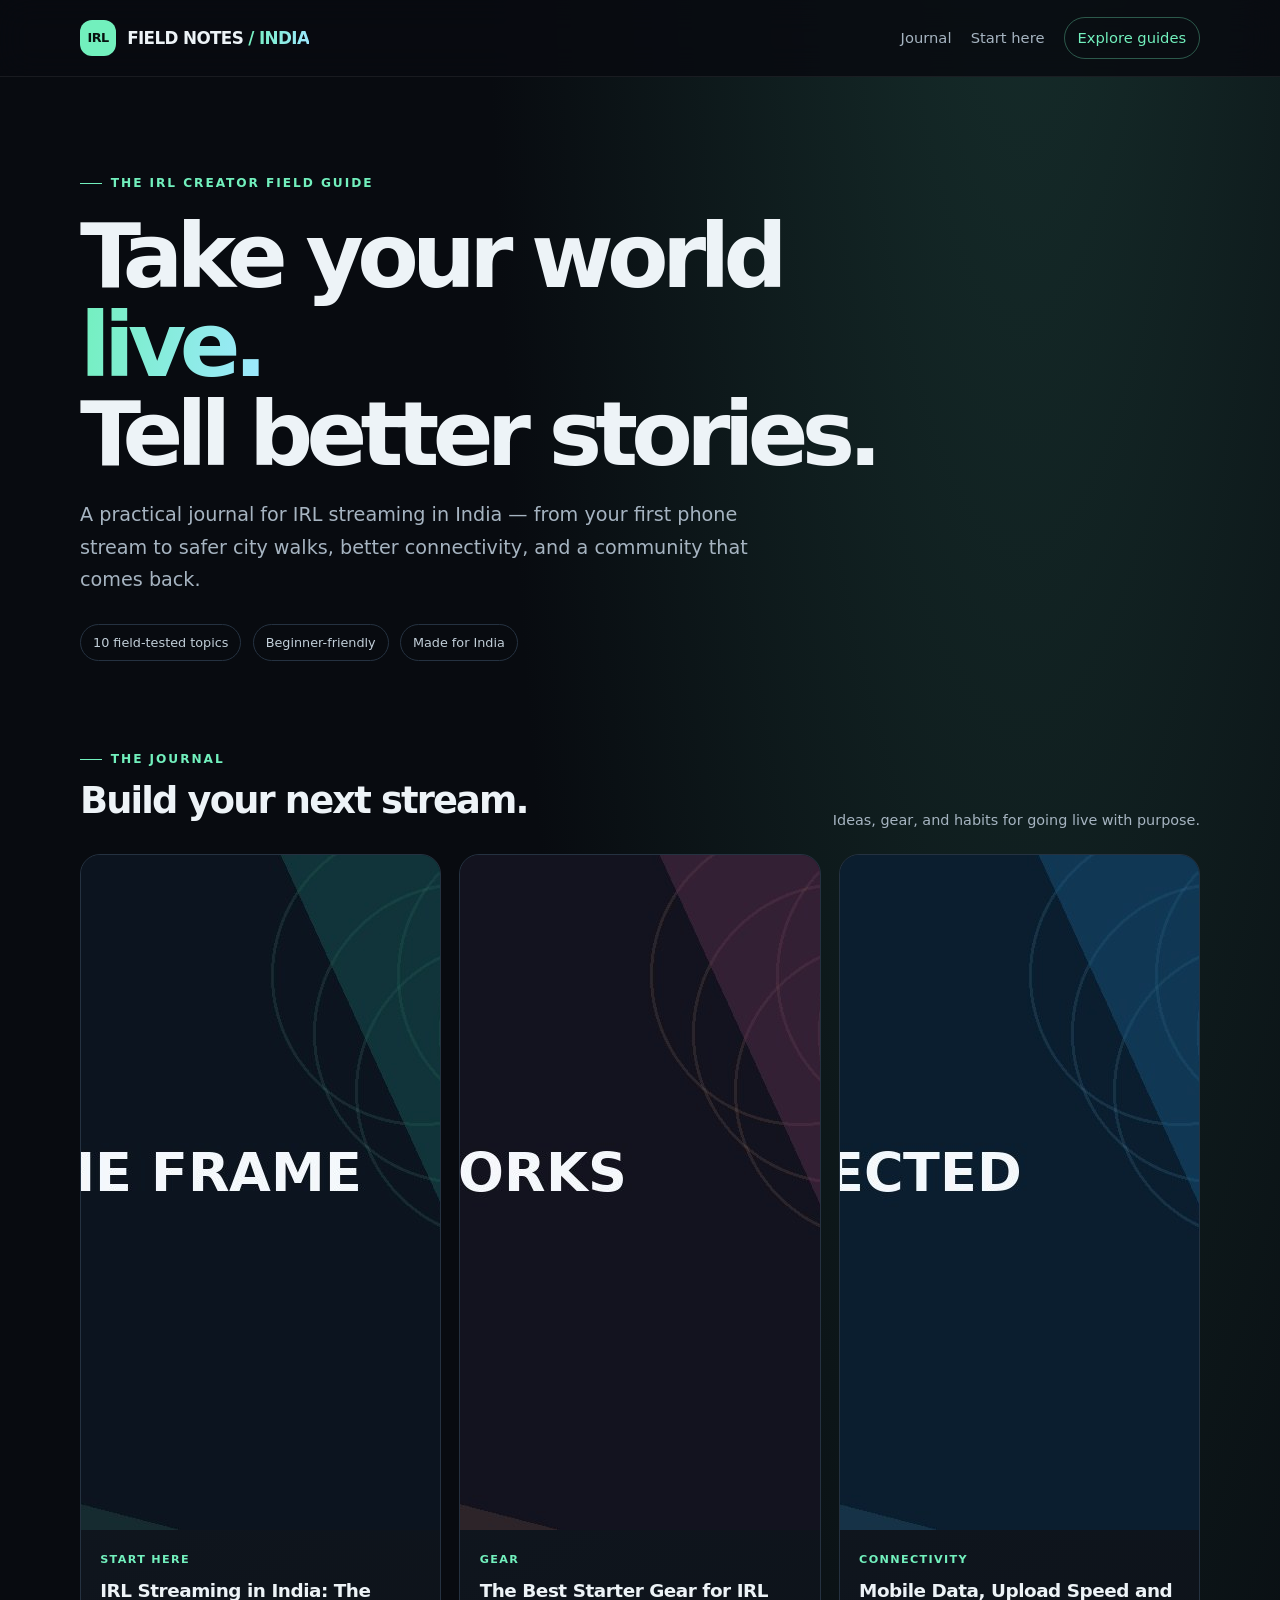
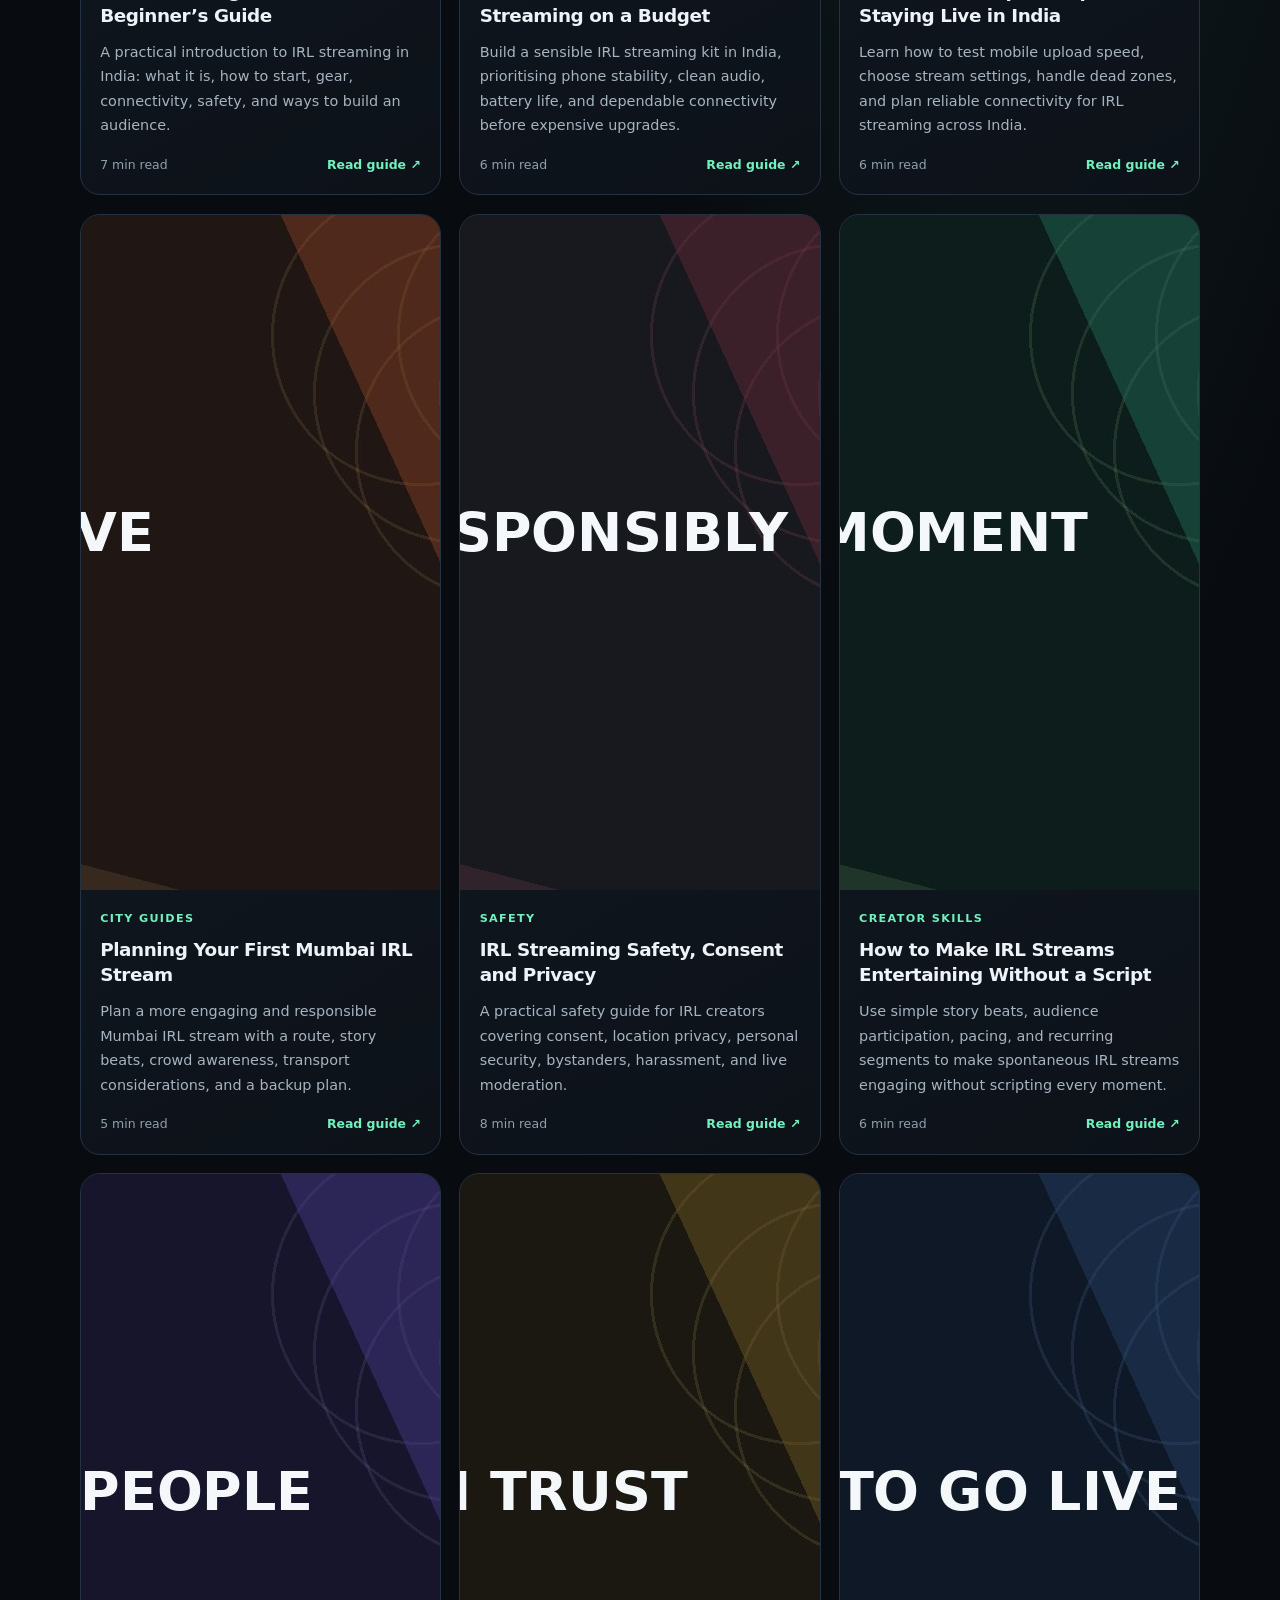
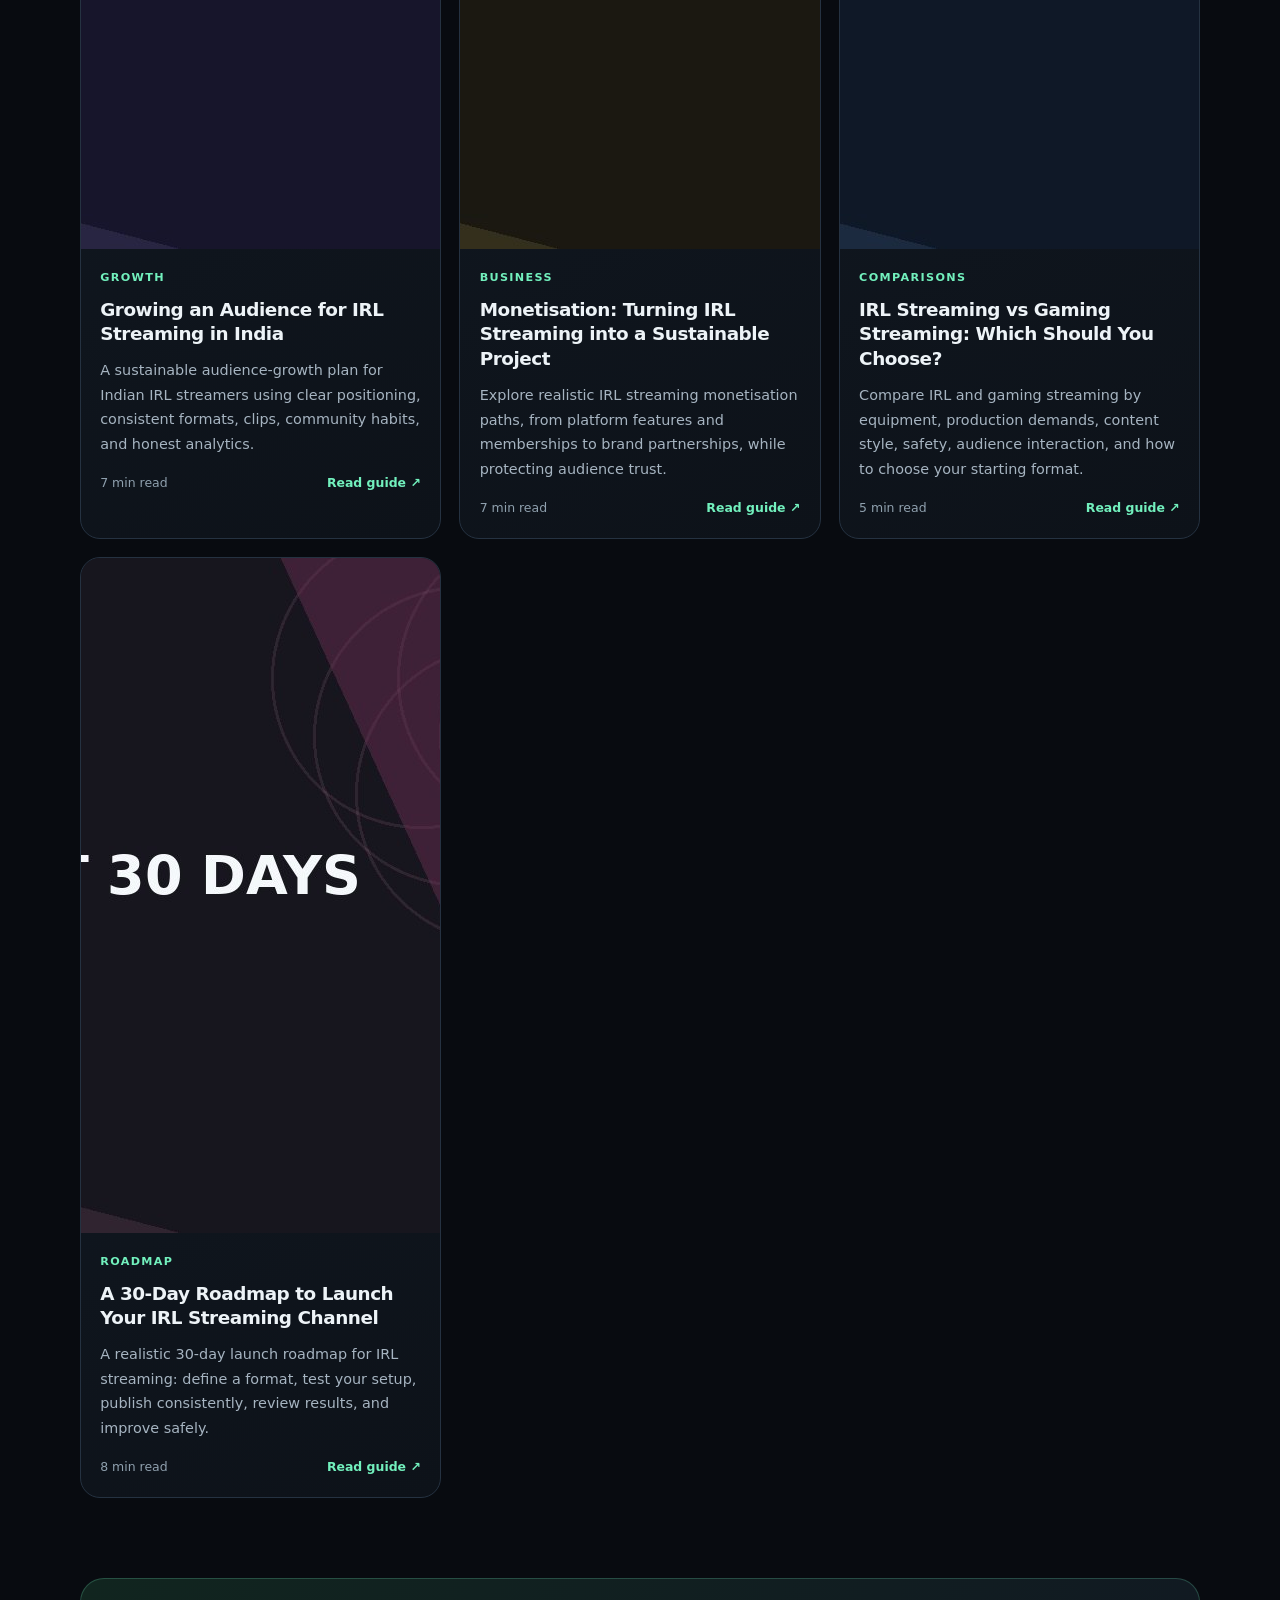
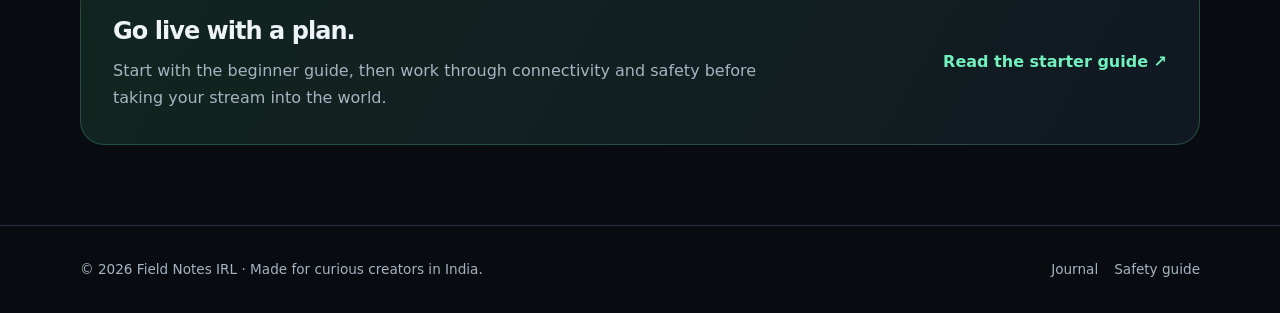
<file: index.html>
<!doctype html>
<html lang="en">
<head>
  <meta charset="utf-8">
  <meta name="viewport" content="width=device-width, initial-scale=1">
  <meta name="theme-color" content="#080b10">
  <title>Field Notes IRL — IRL Streaming in India</title>
  <meta name="description" content="Practical field guides for IRL streaming in India: starter gear, mobile connectivity, safety, creator skills, audience growth, and monetisation.">
  <link rel="canonical" href="https://YOUR-SITE.vercel.app/">
  <link rel="icon" type="image/svg+xml" href="favicon.svg">
  <meta property="og:type" content="website">
  <meta property="og:site_name" content="Field Notes IRL">
  <meta property="og:title" content="Field Notes IRL — IRL Streaming in India">
  <meta property="og:description" content="Practical field guides for IRL streaming in India: starter gear, mobile connectivity, safety, creator skills, audience growth, and monetisation.">
  <meta property="og:url" content="https://YOUR-SITE.vercel.app/">
  <meta property="og:image" content="https://YOUR-SITE.vercel.app/post-1.jpg">
  <meta name="twitter:card" content="summary_large_image">
  <meta name="twitter:title" content="Field Notes IRL — IRL Streaming in India">
  <meta name="twitter:description" content="Practical field guides for IRL streaming in India: starter gear, mobile connectivity, safety, creator skills, audience growth, and monetisation.">
  <link rel="stylesheet" href="style.css">
</head>
<body>
<a class="skip-link" href="#main">Skip to content</a>
<header class="site-header"><div class="wrap nav">
  <a class="brand" href="index.html" aria-label="Field Notes IRL home"><span class="brand-mark">IRL</span><span>FIELD NOTES <span class="gradient">/ INDIA</span></span></a>
  <nav class="nav-links" aria-label="Main navigation"><a href="index.html">Journal</a><a class="hide-mobile" href="index.html#start-here">Start here</a><a class="pill" href="index.html#guides">Explore guides</a></nav>
</div></header>
<main id="main">
  <section class="hero wrap" id="start-here">
    <div class="eyebrow">The IRL creator field guide</div>
    <h1>Take your world <span class="gradient">live.</span><br>Tell better stories.</h1>
    <p class="hero-copy">A practical journal for IRL streaming in India — from your first phone stream to safer city walks, better connectivity, and a community that comes back.</p>
    <div class="hero-meta"><span class="meta-chip">10 field-tested topics</span><span class="meta-chip">Beginner-friendly</span><span class="meta-chip">Made for India</span></div>
  </section>
  <section class="wrap" id="guides">
    <div class="section-head"><div><div class="eyebrow">The journal</div><h2>Build your next stream.</h2></div><p>Ideas, gear, and habits for going live with purpose.</p></div>
    <div class="post-grid">
    <article class="post-card">
      <a href="post-1.html" aria-label="Read: IRL Streaming in India: The Beginner’s Guide"><img class="cover" src="post-1.jpg" alt="Outside The Frame — editorial cover art for IRL Streaming in India: The Beginner’s Guide" width="1200" height="675" loading="lazy"></a>
      <div class="card-body"><div class="category">START HERE</div>
        <h3><a href="post-1.html">IRL Streaming in India: The Beginner’s Guide</a></h3>
        <p>A practical introduction to IRL streaming in India: what it is, how to start, gear, connectivity, safety, and ways to build an audience.</p>
        <div class="card-bottom"><span>7 min read</span><a class="text-link" href="post-1.html">Read guide ↗</a></div>
      </div>
    </article>
    <article class="post-card">
      <a href="post-2.html" aria-label="Read: The Best Starter Gear for IRL Streaming on a Budget"><img class="cover" src="post-2.jpg" alt="Kit That Works — editorial cover art for The Best Starter Gear for IRL Streaming on a Budget" width="1200" height="675" loading="lazy"></a>
      <div class="card-body"><div class="category">GEAR</div>
        <h3><a href="post-2.html">The Best Starter Gear for IRL Streaming on a Budget</a></h3>
        <p>Build a sensible IRL streaming kit in India, prioritising phone stability, clean audio, battery life, and dependable connectivity before expensive upgrades.</p>
        <div class="card-bottom"><span>6 min read</span><a class="text-link" href="post-2.html">Read guide ↗</a></div>
      </div>
    </article>
    <article class="post-card">
      <a href="post-3.html" aria-label="Read: Mobile Data, Upload Speed and Staying Live in India"><img class="cover" src="post-3.jpg" alt="Stay Connected — editorial cover art for Mobile Data, Upload Speed and Staying Live in India" width="1200" height="675" loading="lazy"></a>
      <div class="card-body"><div class="category">CONNECTIVITY</div>
        <h3><a href="post-3.html">Mobile Data, Upload Speed and Staying Live in India</a></h3>
        <p>Learn how to test mobile upload speed, choose stream settings, handle dead zones, and plan reliable connectivity for IRL streaming across India.</p>
        <div class="card-bottom"><span>6 min read</span><a class="text-link" href="post-3.html">Read guide ↗</a></div>
      </div>
    </article>
    <article class="post-card">
      <a href="post-4.html" aria-label="Read: Planning Your First Mumbai IRL Stream"><img class="cover" src="post-4.jpg" alt="Mumbai, Live — editorial cover art for Planning Your First Mumbai IRL Stream" width="1200" height="675" loading="lazy"></a>
      <div class="card-body"><div class="category">CITY GUIDES</div>
        <h3><a href="post-4.html">Planning Your First Mumbai IRL Stream</a></h3>
        <p>Plan a more engaging and responsible Mumbai IRL stream with a route, story beats, crowd awareness, transport considerations, and a backup plan.</p>
        <div class="card-bottom"><span>5 min read</span><a class="text-link" href="post-4.html">Read guide ↗</a></div>
      </div>
    </article>
    <article class="post-card">
      <a href="post-5.html" aria-label="Read: IRL Streaming Safety, Consent and Privacy"><img class="cover" src="post-5.jpg" alt="Stream Responsibly — editorial cover art for IRL Streaming Safety, Consent and Privacy" width="1200" height="675" loading="lazy"></a>
      <div class="card-body"><div class="category">SAFETY</div>
        <h3><a href="post-5.html">IRL Streaming Safety, Consent and Privacy</a></h3>
        <p>A practical safety guide for IRL creators covering consent, location privacy, personal security, bystanders, harassment, and live moderation.</p>
        <div class="card-bottom"><span>8 min read</span><a class="text-link" href="post-5.html">Read guide ↗</a></div>
      </div>
    </article>
    <article class="post-card">
      <a href="post-6.html" aria-label="Read: How to Make IRL Streams Entertaining Without a Script"><img class="cover" src="post-6.jpg" alt="Make The Moment — editorial cover art for How to Make IRL Streams Entertaining Without a Script" width="1200" height="675" loading="lazy"></a>
      <div class="card-body"><div class="category">CREATOR SKILLS</div>
        <h3><a href="post-6.html">How to Make IRL Streams Entertaining Without a Script</a></h3>
        <p>Use simple story beats, audience participation, pacing, and recurring segments to make spontaneous IRL streams engaging without scripting every moment.</p>
        <div class="card-bottom"><span>6 min read</span><a class="text-link" href="post-6.html">Read guide ↗</a></div>
      </div>
    </article>
    <article class="post-card">
      <a href="post-7.html" aria-label="Read: Growing an Audience for IRL Streaming in India"><img class="cover" src="post-7.jpg" alt="Find Your People — editorial cover art for Growing an Audience for IRL Streaming in India" width="1200" height="675" loading="lazy"></a>
      <div class="card-body"><div class="category">GROWTH</div>
        <h3><a href="post-7.html">Growing an Audience for IRL Streaming in India</a></h3>
        <p>A sustainable audience-growth plan for Indian IRL streamers using clear positioning, consistent formats, clips, community habits, and honest analytics.</p>
        <div class="card-bottom"><span>7 min read</span><a class="text-link" href="post-7.html">Read guide ↗</a></div>
      </div>
    </article>
    <article class="post-card">
      <a href="post-8.html" aria-label="Read: Monetisation: Turning IRL Streaming into a Sustainable Project"><img class="cover" src="post-8.jpg" alt="Build With Trust — editorial cover art for Monetisation: Turning IRL Streaming into a Sustainable Project" width="1200" height="675" loading="lazy"></a>
      <div class="card-body"><div class="category">BUSINESS</div>
        <h3><a href="post-8.html">Monetisation: Turning IRL Streaming into a Sustainable Project</a></h3>
        <p>Explore realistic IRL streaming monetisation paths, from platform features and memberships to brand partnerships, while protecting audience trust.</p>
        <div class="card-bottom"><span>7 min read</span><a class="text-link" href="post-8.html">Read guide ↗</a></div>
      </div>
    </article>
    <article class="post-card">
      <a href="post-9.html" aria-label="Read: IRL Streaming vs Gaming Streaming: Which Should You Choose?"><img class="cover" src="post-9.jpg" alt="Two Ways To Go Live — editorial cover art for IRL Streaming vs Gaming Streaming: Which Should You Choose?" width="1200" height="675" loading="lazy"></a>
      <div class="card-body"><div class="category">COMPARISONS</div>
        <h3><a href="post-9.html">IRL Streaming vs Gaming Streaming: Which Should You Choose?</a></h3>
        <p>Compare IRL and gaming streaming by equipment, production demands, content style, safety, audience interaction, and how to choose your starting format.</p>
        <div class="card-bottom"><span>5 min read</span><a class="text-link" href="post-9.html">Read guide ↗</a></div>
      </div>
    </article>
    <article class="post-card">
      <a href="post-10.html" aria-label="Read: A 30-Day Roadmap to Launch Your IRL Streaming Channel"><img class="cover" src="post-10.jpg" alt="Your First 30 Days — editorial cover art for A 30-Day Roadmap to Launch Your IRL Streaming Channel" width="1200" height="675" loading="lazy"></a>
      <div class="card-body"><div class="category">ROADMAP</div>
        <h3><a href="post-10.html">A 30-Day Roadmap to Launch Your IRL Streaming Channel</a></h3>
        <p>A realistic 30-day launch roadmap for IRL streaming: define a format, test your setup, publish consistently, review results, and improve safely.</p>
        <div class="card-bottom"><span>8 min read</span><a class="text-link" href="post-10.html">Read guide ↗</a></div>
      </div>
    </article>
    </div>
  </section>
  <section class="wrap"><div class="newsletter">
    <div><h2>Go live with a plan.</h2><p>Start with the beginner guide, then work through connectivity and safety before taking your stream into the world.</p></div>
    <a class="tag" href="post-1.html">Read the starter guide ↗</a>
  </div></section>
</main>
<footer class="site-footer"><div class="wrap footer-inner">
  <div>© 2026 Field Notes IRL · Made for curious creators in India.</div>
  <div class="footer-links"><a href="index.html">Journal</a><a href="post-5.html">Safety guide</a></div>
</div></footer>
</body></html>
</file>
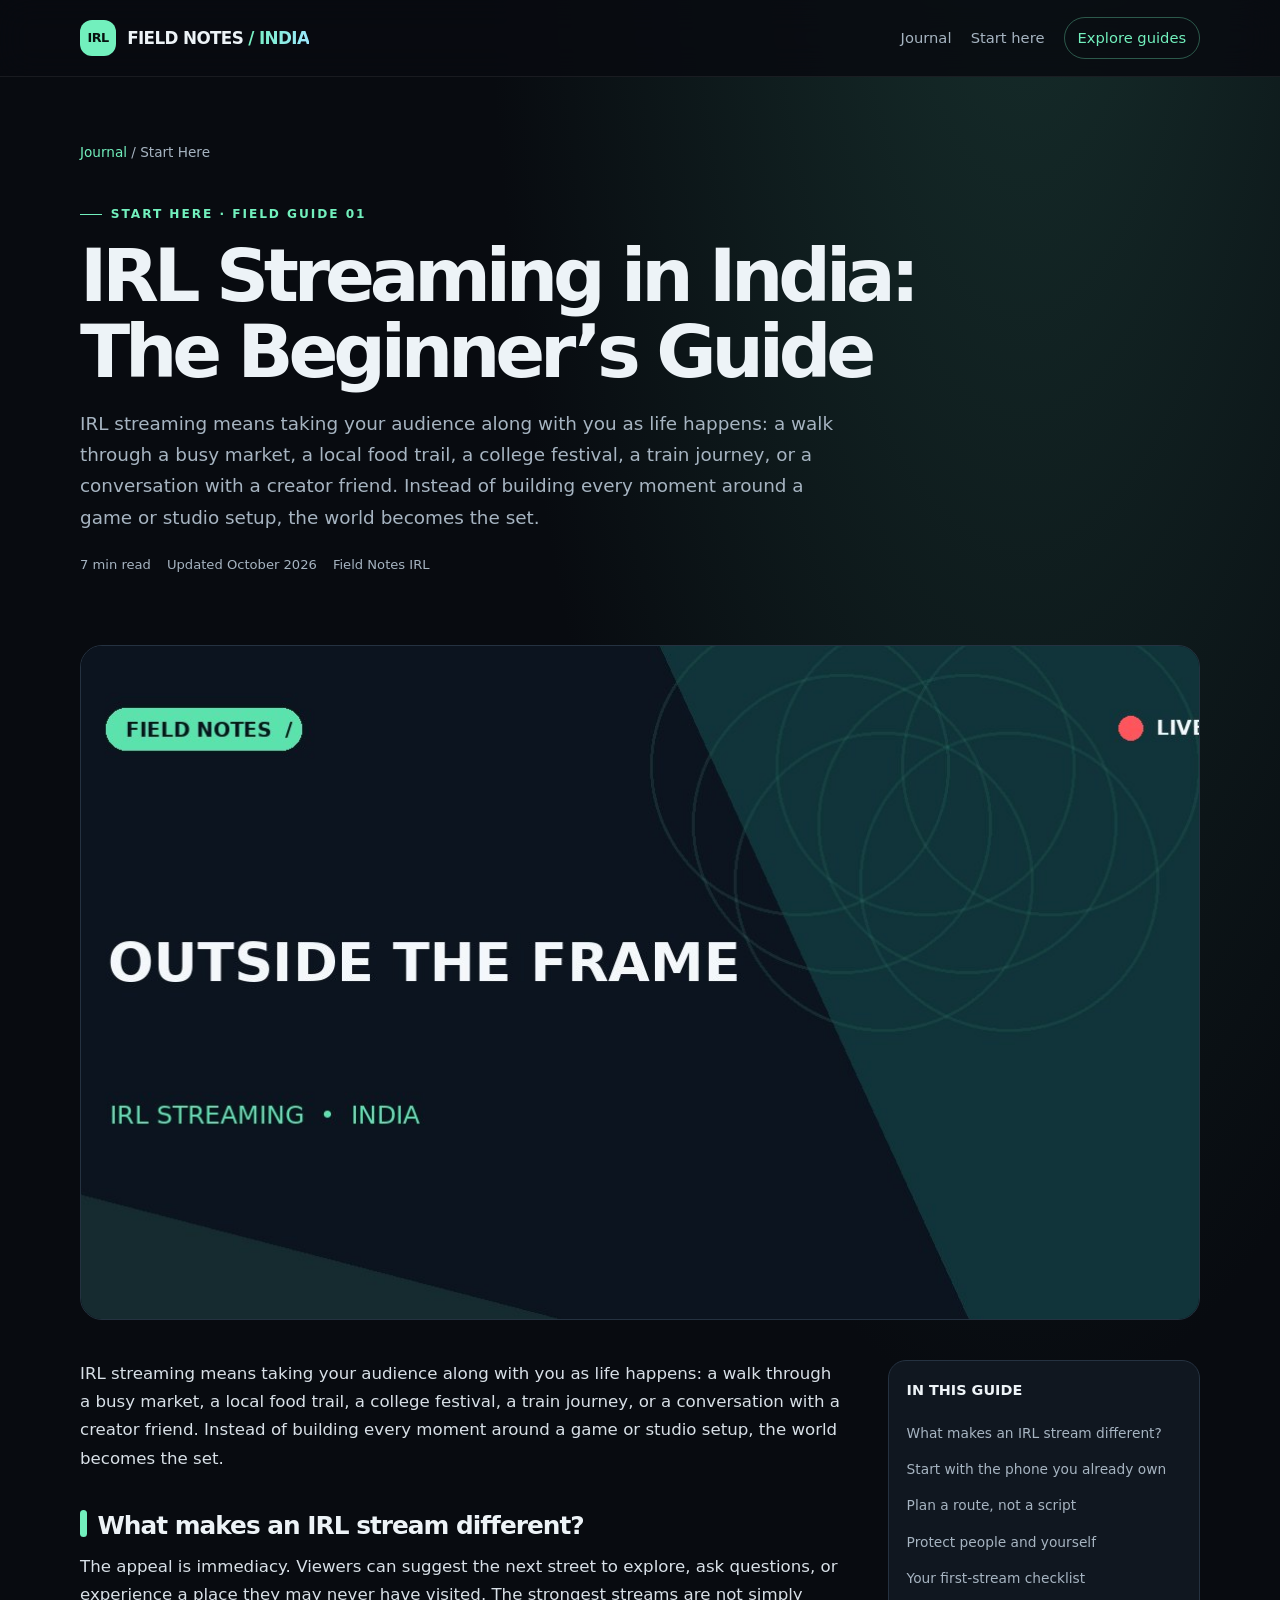
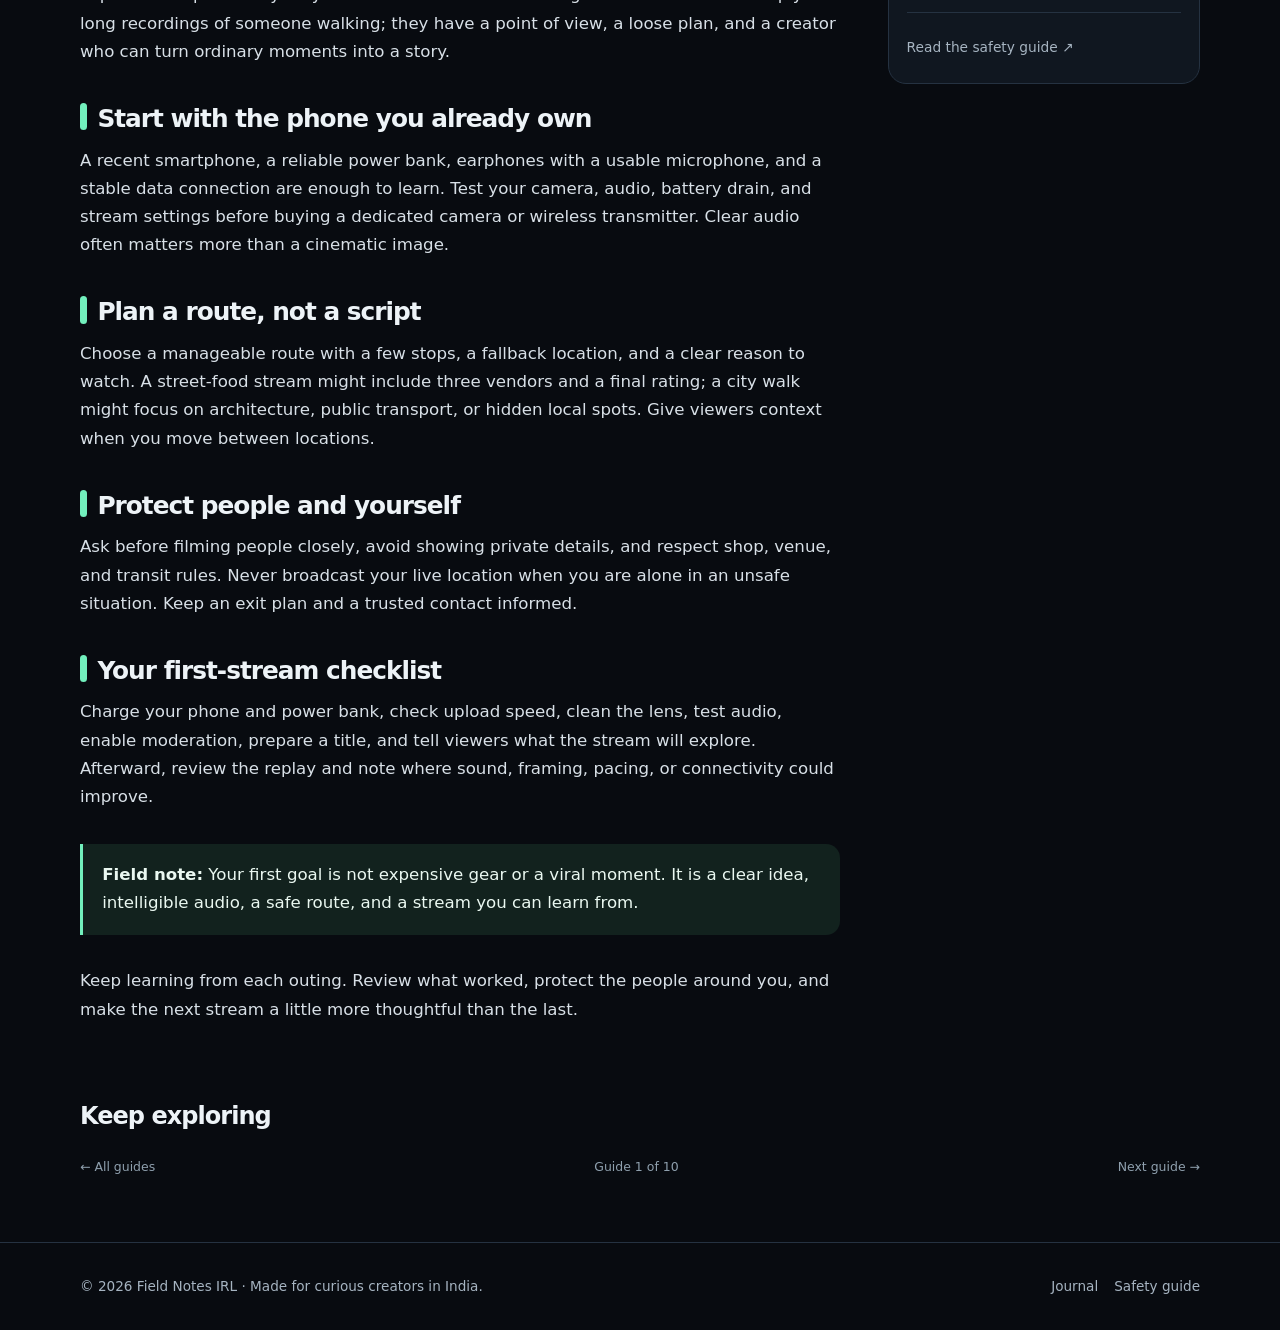
<file: post-1.html>
<!doctype html>
<html lang="en">
<head>
  <meta charset="utf-8">
  <meta name="viewport" content="width=device-width, initial-scale=1">
  <meta name="theme-color" content="#080b10">
  <title>IRL Streaming in India: The Beginner’s Guide | Field Notes IRL</title>
  <meta name="description" content="A practical introduction to IRL streaming in India: what it is, how to start, gear, connectivity, safety, and ways to build an audience.">
  <link rel="canonical" href="https://YOUR-SITE.vercel.app/post-1.html">
  <link rel="icon" type="image/svg+xml" href="favicon.svg">
  <meta property="og:type" content="article">
  <meta property="og:site_name" content="Field Notes IRL">
  <meta property="og:title" content="IRL Streaming in India: The Beginner’s Guide | Field Notes IRL">
  <meta property="og:description" content="A practical introduction to IRL streaming in India: what it is, how to start, gear, connectivity, safety, and ways to build an audience.">
  <meta property="og:url" content="https://YOUR-SITE.vercel.app/post-1.html">
  <meta property="og:image" content="https://YOUR-SITE.vercel.app/post-1.jpg">
  <meta name="twitter:card" content="summary_large_image">
  <meta name="twitter:title" content="IRL Streaming in India: The Beginner’s Guide | Field Notes IRL">
  <meta name="twitter:description" content="A practical introduction to IRL streaming in India: what it is, how to start, gear, connectivity, safety, and ways to build an audience.">
  <link rel="stylesheet" href="style.css">
</head>
<body>
<a class="skip-link" href="#main">Skip to content</a>
<header class="site-header"><div class="wrap nav">
  <a class="brand" href="index.html" aria-label="Field Notes IRL home"><span class="brand-mark">IRL</span><span>FIELD NOTES <span class="gradient">/ INDIA</span></span></a>
  <nav class="nav-links" aria-label="Main navigation"><a href="index.html">Journal</a><a class="hide-mobile" href="index.html#start-here">Start here</a><a class="pill" href="index.html#guides">Explore guides</a></nav>
</div></header>
<main id="main" class="wrap">
  <header class="article-hero">
    <div class="breadcrumbs"><a href="index.html">Journal</a> / Start Here</div>
    <div class="eyebrow">START HERE · FIELD GUIDE 01</div>
    <h1>IRL Streaming in India: The Beginner’s Guide</h1>
    <p class="article-deck">IRL streaming means taking your audience along with you as life happens: a walk through a busy market, a local food trail, a college festival, a train journey, or a conversation with a creator friend. Instead of building every moment around a game or studio setup, the world becomes the set.</p>
    <div class="article-meta"><span>7 min read</span><span>Updated October 2026</span><span>Field Notes IRL</span></div>
  </header>
  <img class="article-cover" src="post-1.jpg" alt="Outside The Frame — original editorial cover art" width="1200" height="675">
  <div class="article-layout">
    <article class="article-content">
      <p>IRL streaming means taking your audience along with you as life happens: a walk through a busy market, a local food trail, a college festival, a train journey, or a conversation with a creator friend. Instead of building every moment around a game or studio setup, the world becomes the set.</p>
      <section id="section-1">
        <h2>What makes an IRL stream different?</h2>
        <p>The appeal is immediacy. Viewers can suggest the next street to explore, ask questions, or experience a place they may never have visited. The strongest streams are not simply long recordings of someone walking; they have a point of view, a loose plan, and a creator who can turn ordinary moments into a story.</p>
      </section>
      <section id="section-2">
        <h2>Start with the phone you already own</h2>
        <p>A recent smartphone, a reliable power bank, earphones with a usable microphone, and a stable data connection are enough to learn. Test your camera, audio, battery drain, and stream settings before buying a dedicated camera or wireless transmitter. Clear audio often matters more than a cinematic image.</p>
      </section>
      <section id="section-3">
        <h2>Plan a route, not a script</h2>
        <p>Choose a manageable route with a few stops, a fallback location, and a clear reason to watch. A street-food stream might include three vendors and a final rating; a city walk might focus on architecture, public transport, or hidden local spots. Give viewers context when you move between locations.</p>
      </section>
      <section id="section-4">
        <h2>Protect people and yourself</h2>
        <p>Ask before filming people closely, avoid showing private details, and respect shop, venue, and transit rules. Never broadcast your live location when you are alone in an unsafe situation. Keep an exit plan and a trusted contact informed.</p>
      </section>
      <section id="section-5">
        <h2>Your first-stream checklist</h2>
        <p>Charge your phone and power bank, check upload speed, clean the lens, test audio, enable moderation, prepare a title, and tell viewers what the stream will explore. Afterward, review the replay and note where sound, framing, pacing, or connectivity could improve.</p>
      </section>
      <div class="takeaway"><strong>Field note:</strong> Your first goal is not expensive gear or a viral moment. It is a clear idea, intelligible audio, a safe route, and a stream you can learn from.</div>
      <p>Keep learning from each outing. Review what worked, protect the people around you, and make the next stream a little more thoughtful than the last.</p>
    </article>
    <aside class="article-aside"><h2>IN THIS GUIDE</h2><nav aria-label="Article contents"><a href="#section-1">What makes an IRL stream different?</a>
<a href="#section-2">Start with the phone you already own</a>
<a href="#section-3">Plan a route, not a script</a>
<a href="#section-4">Protect people and yourself</a>
<a href="#section-5">Your first-stream checklist</a></nav><hr style="border:0;border-top:1px solid var(--line);margin:1rem 0"><a href="post-5.html">Read the safety guide ↗</a></aside>
  </div>
  <section class="more-reading"><h2>Keep exploring</h2><div class="card-bottom"><a href="index.html">← All guides</a><span>Guide 1 of 10</span><a href="post-2.html">Next guide →</a></div></section>
</main>
<footer class="site-footer"><div class="wrap footer-inner">
  <div>© 2026 Field Notes IRL · Made for curious creators in India.</div>
  <div class="footer-links"><a href="index.html">Journal</a><a href="post-5.html">Safety guide</a></div>
</div></footer>
</body></html>
</file>
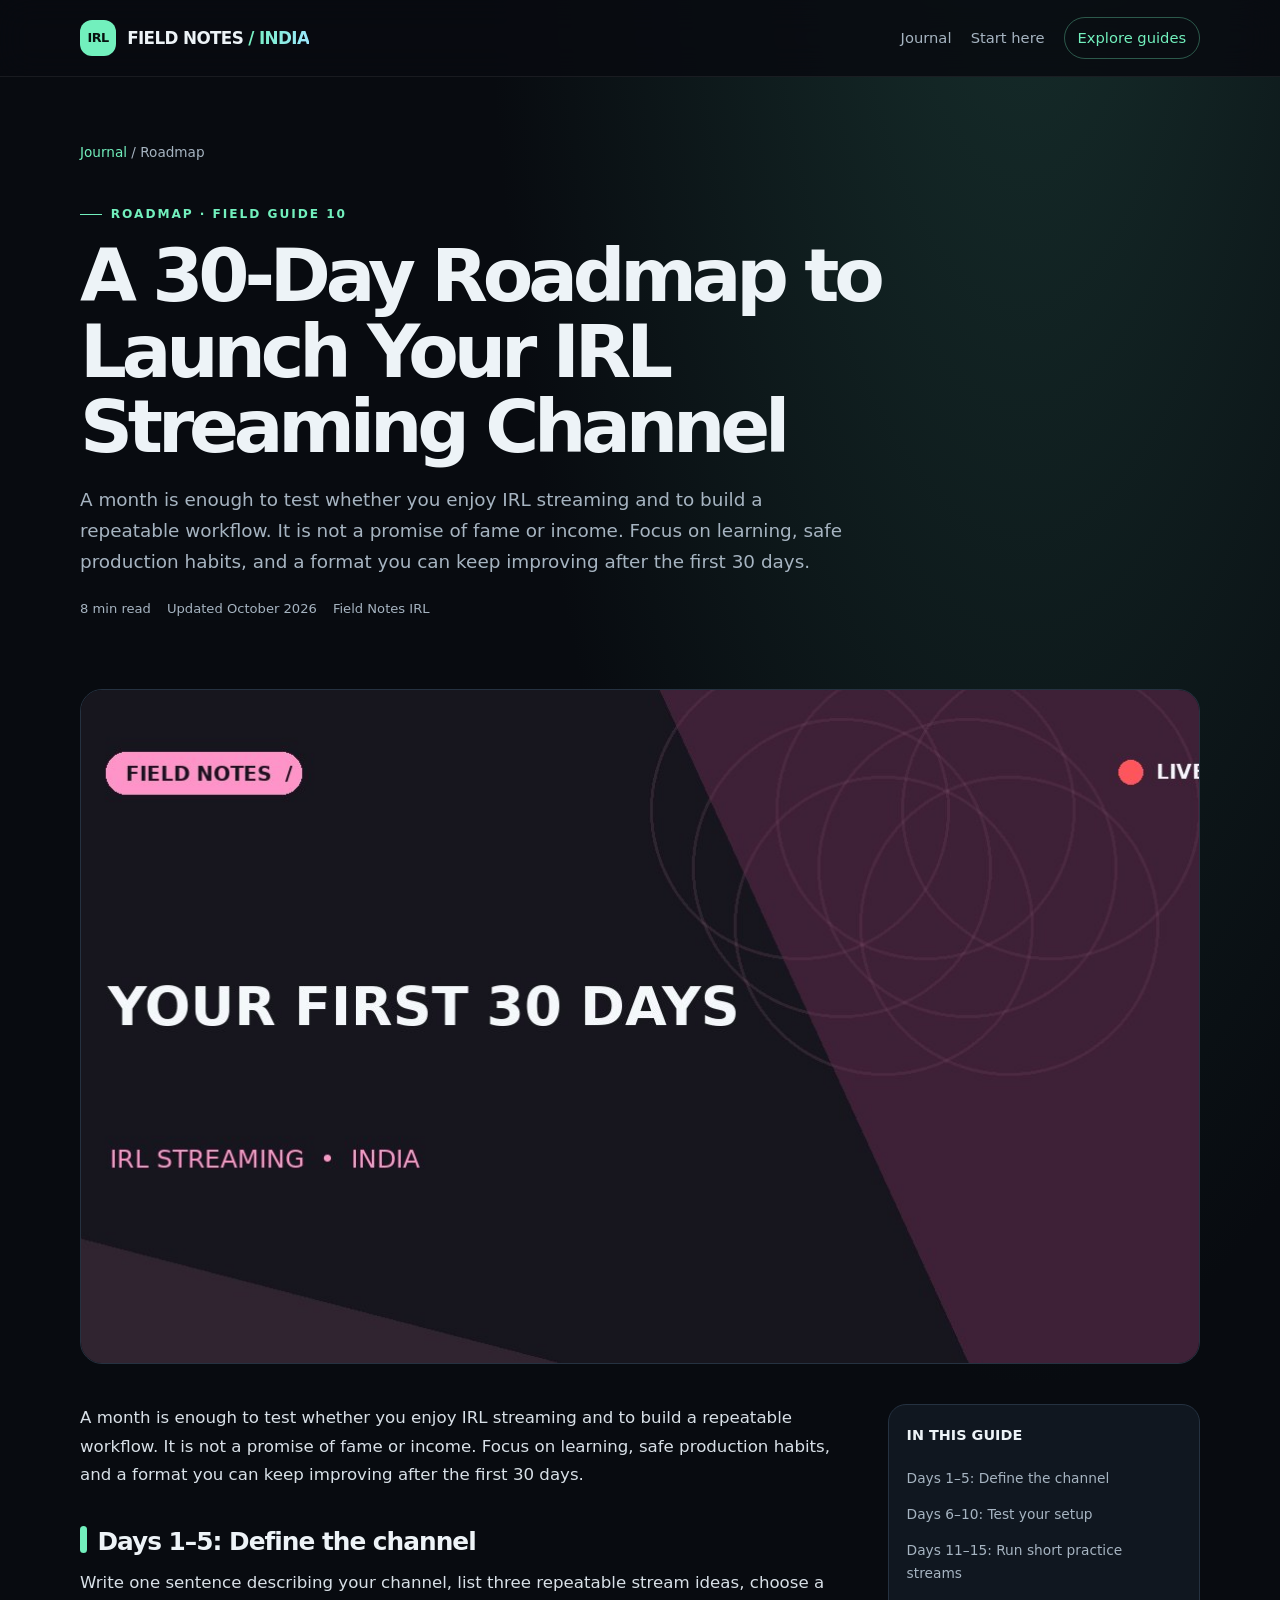
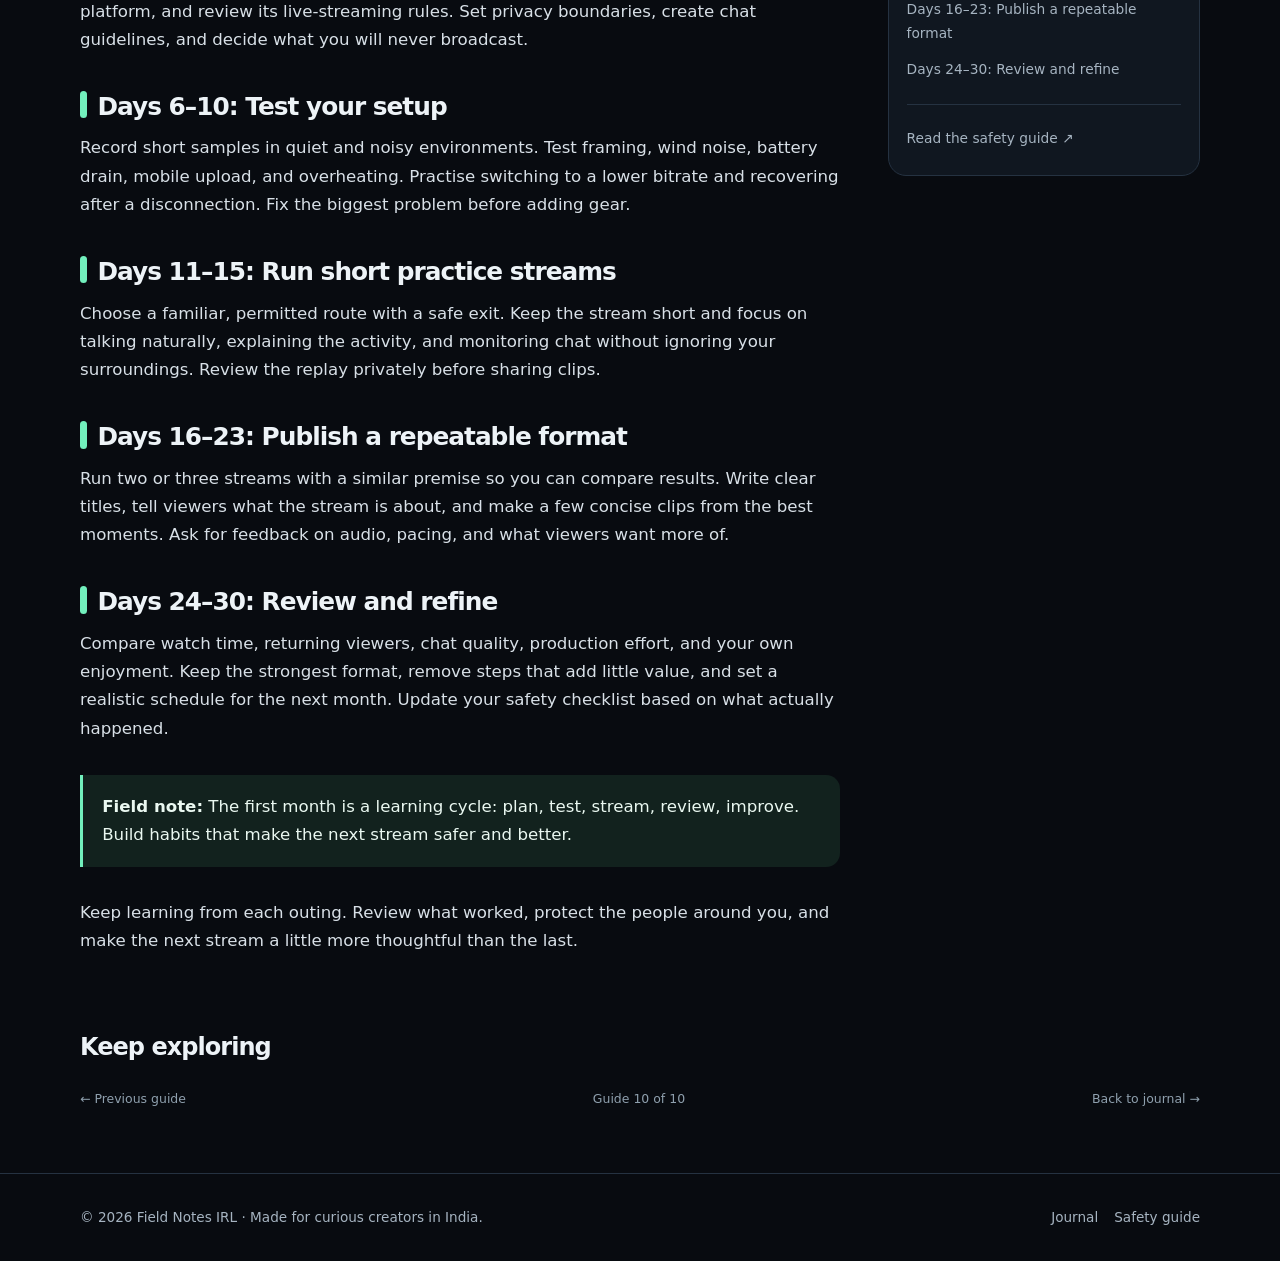
<file: post-10.html>
<!doctype html>
<html lang="en">
<head>
  <meta charset="utf-8">
  <meta name="viewport" content="width=device-width, initial-scale=1">
  <meta name="theme-color" content="#080b10">
  <title>A 30-Day Roadmap to Launch Your IRL Streaming Channel | Field Notes IRL</title>
  <meta name="description" content="A realistic 30-day launch roadmap for IRL streaming: define a format, test your setup, publish consistently, review results, and improve safely.">
  <link rel="canonical" href="https://YOUR-SITE.vercel.app/post-10.html">
  <link rel="icon" type="image/svg+xml" href="favicon.svg">
  <meta property="og:type" content="article">
  <meta property="og:site_name" content="Field Notes IRL">
  <meta property="og:title" content="A 30-Day Roadmap to Launch Your IRL Streaming Channel | Field Notes IRL">
  <meta property="og:description" content="A realistic 30-day launch roadmap for IRL streaming: define a format, test your setup, publish consistently, review results, and improve safely.">
  <meta property="og:url" content="https://YOUR-SITE.vercel.app/post-10.html">
  <meta property="og:image" content="https://YOUR-SITE.vercel.app/post-10.jpg">
  <meta name="twitter:card" content="summary_large_image">
  <meta name="twitter:title" content="A 30-Day Roadmap to Launch Your IRL Streaming Channel | Field Notes IRL">
  <meta name="twitter:description" content="A realistic 30-day launch roadmap for IRL streaming: define a format, test your setup, publish consistently, review results, and improve safely.">
  <link rel="stylesheet" href="style.css">
</head>
<body>
<a class="skip-link" href="#main">Skip to content</a>
<header class="site-header"><div class="wrap nav">
  <a class="brand" href="index.html" aria-label="Field Notes IRL home"><span class="brand-mark">IRL</span><span>FIELD NOTES <span class="gradient">/ INDIA</span></span></a>
  <nav class="nav-links" aria-label="Main navigation"><a href="index.html">Journal</a><a class="hide-mobile" href="index.html#start-here">Start here</a><a class="pill" href="index.html#guides">Explore guides</a></nav>
</div></header>
<main id="main" class="wrap">
  <header class="article-hero">
    <div class="breadcrumbs"><a href="index.html">Journal</a> / Roadmap</div>
    <div class="eyebrow">ROADMAP · FIELD GUIDE 10</div>
    <h1>A 30-Day Roadmap to Launch Your IRL Streaming Channel</h1>
    <p class="article-deck">A month is enough to test whether you enjoy IRL streaming and to build a repeatable workflow. It is not a promise of fame or income. Focus on learning, safe production habits, and a format you can keep improving after the first 30 days.</p>
    <div class="article-meta"><span>8 min read</span><span>Updated October 2026</span><span>Field Notes IRL</span></div>
  </header>
  <img class="article-cover" src="post-10.jpg" alt="Your First 30 Days — original editorial cover art" width="1200" height="675">
  <div class="article-layout">
    <article class="article-content">
      <p>A month is enough to test whether you enjoy IRL streaming and to build a repeatable workflow. It is not a promise of fame or income. Focus on learning, safe production habits, and a format you can keep improving after the first 30 days.</p>
      <section id="section-1">
        <h2>Days 1–5: Define the channel</h2>
        <p>Write one sentence describing your channel, list three repeatable stream ideas, choose a platform, and review its live-streaming rules. Set privacy boundaries, create chat guidelines, and decide what you will never broadcast.</p>
      </section>
      <section id="section-2">
        <h2>Days 6–10: Test your setup</h2>
        <p>Record short samples in quiet and noisy environments. Test framing, wind noise, battery drain, mobile upload, and overheating. Practise switching to a lower bitrate and recovering after a disconnection. Fix the biggest problem before adding gear.</p>
      </section>
      <section id="section-3">
        <h2>Days 11–15: Run short practice streams</h2>
        <p>Choose a familiar, permitted route with a safe exit. Keep the stream short and focus on talking naturally, explaining the activity, and monitoring chat without ignoring your surroundings. Review the replay privately before sharing clips.</p>
      </section>
      <section id="section-4">
        <h2>Days 16–23: Publish a repeatable format</h2>
        <p>Run two or three streams with a similar premise so you can compare results. Write clear titles, tell viewers what the stream is about, and make a few concise clips from the best moments. Ask for feedback on audio, pacing, and what viewers want more of.</p>
      </section>
      <section id="section-5">
        <h2>Days 24–30: Review and refine</h2>
        <p>Compare watch time, returning viewers, chat quality, production effort, and your own enjoyment. Keep the strongest format, remove steps that add little value, and set a realistic schedule for the next month. Update your safety checklist based on what actually happened.</p>
      </section>
      <div class="takeaway"><strong>Field note:</strong> The first month is a learning cycle: plan, test, stream, review, improve. Build habits that make the next stream safer and better.</div>
      <p>Keep learning from each outing. Review what worked, protect the people around you, and make the next stream a little more thoughtful than the last.</p>
    </article>
    <aside class="article-aside"><h2>IN THIS GUIDE</h2><nav aria-label="Article contents"><a href="#section-1">Days 1–5: Define the channel</a>
<a href="#section-2">Days 6–10: Test your setup</a>
<a href="#section-3">Days 11–15: Run short practice streams</a>
<a href="#section-4">Days 16–23: Publish a repeatable format</a>
<a href="#section-5">Days 24–30: Review and refine</a></nav><hr style="border:0;border-top:1px solid var(--line);margin:1rem 0"><a href="post-5.html">Read the safety guide ↗</a></aside>
  </div>
  <section class="more-reading"><h2>Keep exploring</h2><div class="card-bottom"><a href="post-9.html">← Previous guide</a><span>Guide 10 of 10</span><a href="index.html">Back to journal →</a></div></section>
</main>
<footer class="site-footer"><div class="wrap footer-inner">
  <div>© 2026 Field Notes IRL · Made for curious creators in India.</div>
  <div class="footer-links"><a href="index.html">Journal</a><a href="post-5.html">Safety guide</a></div>
</div></footer>
</body></html>
</file>
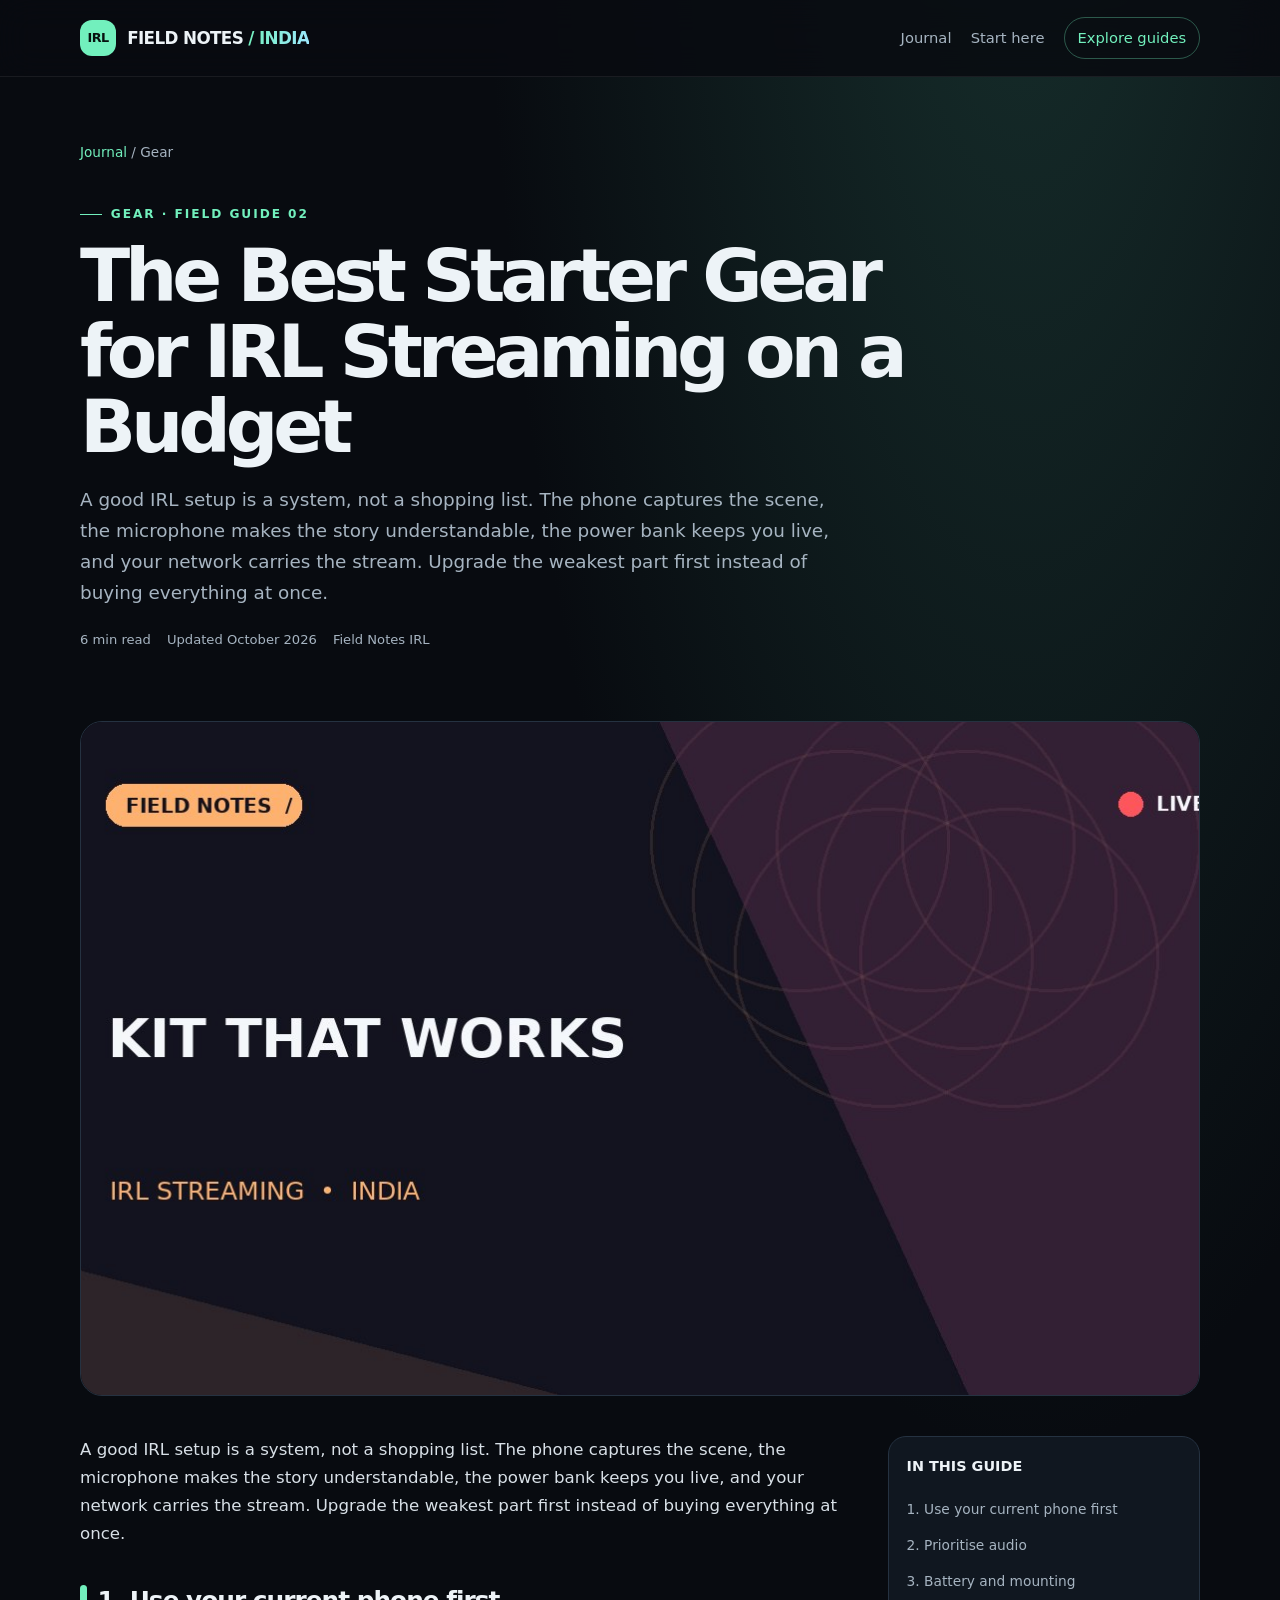
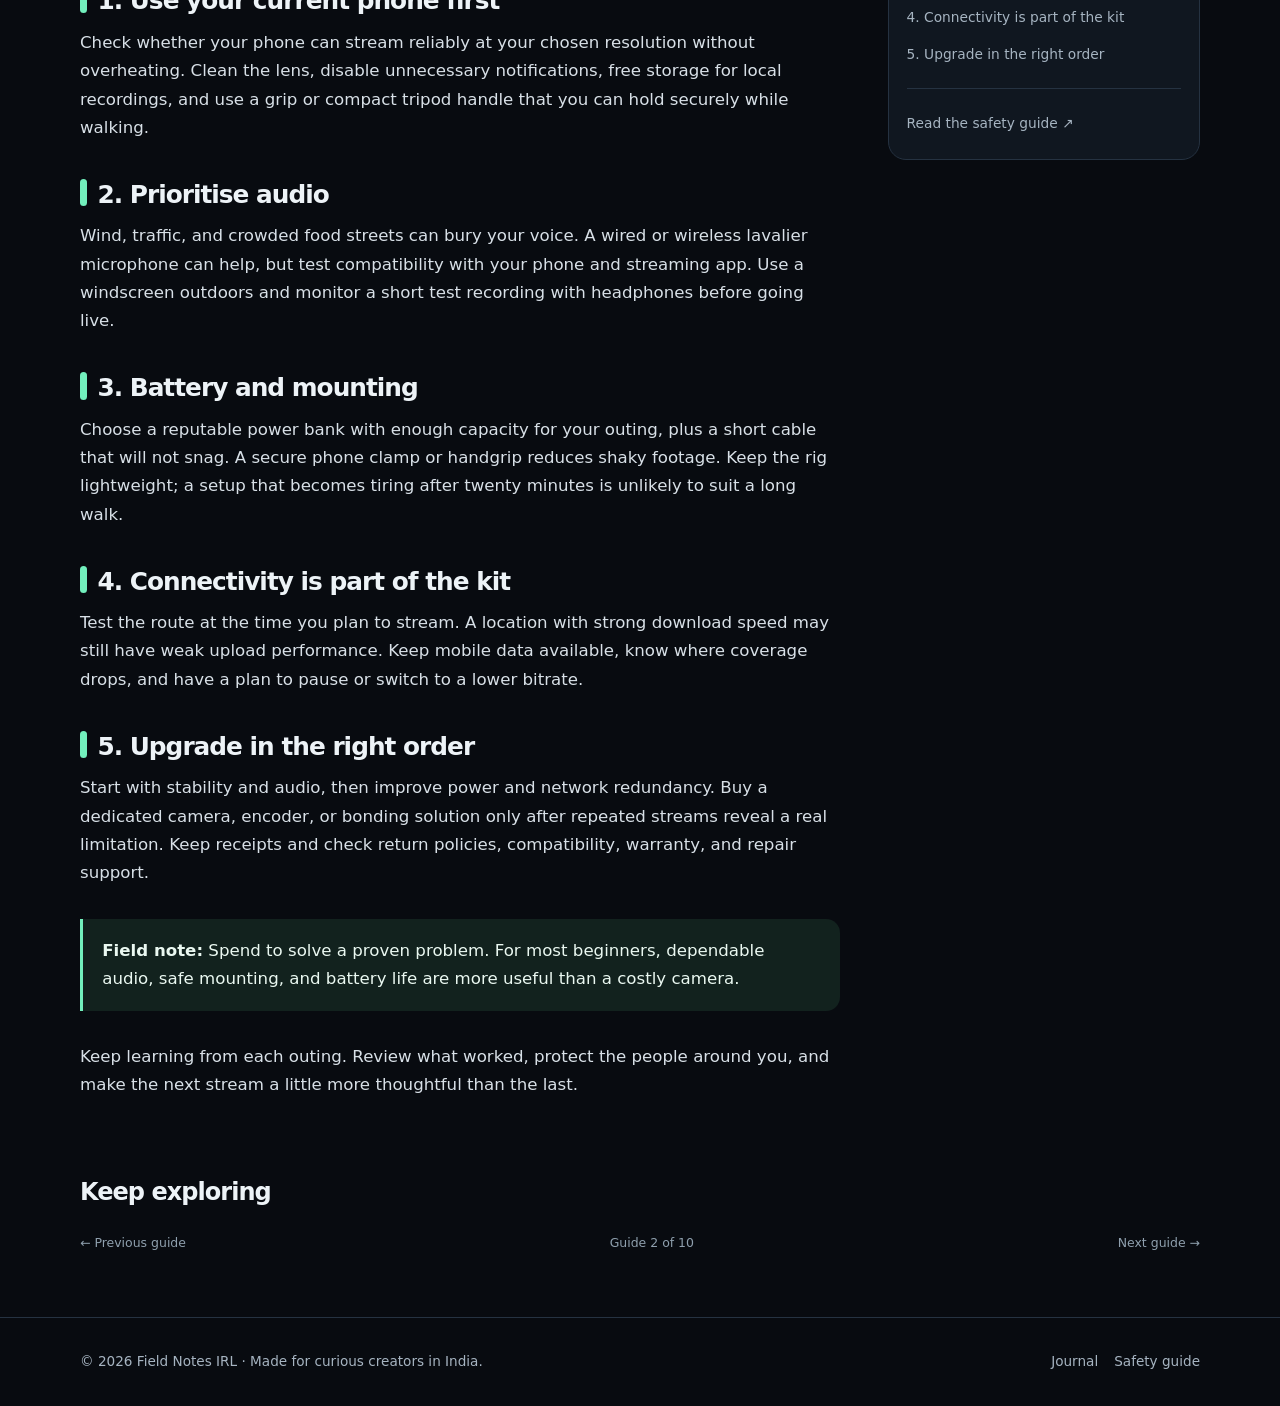
<file: post-2.html>
<!doctype html>
<html lang="en">
<head>
  <meta charset="utf-8">
  <meta name="viewport" content="width=device-width, initial-scale=1">
  <meta name="theme-color" content="#080b10">
  <title>The Best Starter Gear for IRL Streaming on a Budget | Field Notes IRL</title>
  <meta name="description" content="Build a sensible IRL streaming kit in India, prioritising phone stability, clean audio, battery life, and dependable connectivity before expensive upgrades.">
  <link rel="canonical" href="https://YOUR-SITE.vercel.app/post-2.html">
  <link rel="icon" type="image/svg+xml" href="favicon.svg">
  <meta property="og:type" content="article">
  <meta property="og:site_name" content="Field Notes IRL">
  <meta property="og:title" content="The Best Starter Gear for IRL Streaming on a Budget | Field Notes IRL">
  <meta property="og:description" content="Build a sensible IRL streaming kit in India, prioritising phone stability, clean audio, battery life, and dependable connectivity before expensive upgrades.">
  <meta property="og:url" content="https://YOUR-SITE.vercel.app/post-2.html">
  <meta property="og:image" content="https://YOUR-SITE.vercel.app/post-2.jpg">
  <meta name="twitter:card" content="summary_large_image">
  <meta name="twitter:title" content="The Best Starter Gear for IRL Streaming on a Budget | Field Notes IRL">
  <meta name="twitter:description" content="Build a sensible IRL streaming kit in India, prioritising phone stability, clean audio, battery life, and dependable connectivity before expensive upgrades.">
  <link rel="stylesheet" href="style.css">
</head>
<body>
<a class="skip-link" href="#main">Skip to content</a>
<header class="site-header"><div class="wrap nav">
  <a class="brand" href="index.html" aria-label="Field Notes IRL home"><span class="brand-mark">IRL</span><span>FIELD NOTES <span class="gradient">/ INDIA</span></span></a>
  <nav class="nav-links" aria-label="Main navigation"><a href="index.html">Journal</a><a class="hide-mobile" href="index.html#start-here">Start here</a><a class="pill" href="index.html#guides">Explore guides</a></nav>
</div></header>
<main id="main" class="wrap">
  <header class="article-hero">
    <div class="breadcrumbs"><a href="index.html">Journal</a> / Gear</div>
    <div class="eyebrow">GEAR · FIELD GUIDE 02</div>
    <h1>The Best Starter Gear for IRL Streaming on a Budget</h1>
    <p class="article-deck">A good IRL setup is a system, not a shopping list. The phone captures the scene, the microphone makes the story understandable, the power bank keeps you live, and your network carries the stream. Upgrade the weakest part first instead of buying everything at once.</p>
    <div class="article-meta"><span>6 min read</span><span>Updated October 2026</span><span>Field Notes IRL</span></div>
  </header>
  <img class="article-cover" src="post-2.jpg" alt="Kit That Works — original editorial cover art" width="1200" height="675">
  <div class="article-layout">
    <article class="article-content">
      <p>A good IRL setup is a system, not a shopping list. The phone captures the scene, the microphone makes the story understandable, the power bank keeps you live, and your network carries the stream. Upgrade the weakest part first instead of buying everything at once.</p>
      <section id="section-1">
        <h2>1. Use your current phone first</h2>
        <p>Check whether your phone can stream reliably at your chosen resolution without overheating. Clean the lens, disable unnecessary notifications, free storage for local recordings, and use a grip or compact tripod handle that you can hold securely while walking.</p>
      </section>
      <section id="section-2">
        <h2>2. Prioritise audio</h2>
        <p>Wind, traffic, and crowded food streets can bury your voice. A wired or wireless lavalier microphone can help, but test compatibility with your phone and streaming app. Use a windscreen outdoors and monitor a short test recording with headphones before going live.</p>
      </section>
      <section id="section-3">
        <h2>3. Battery and mounting</h2>
        <p>Choose a reputable power bank with enough capacity for your outing, plus a short cable that will not snag. A secure phone clamp or handgrip reduces shaky footage. Keep the rig lightweight; a setup that becomes tiring after twenty minutes is unlikely to suit a long walk.</p>
      </section>
      <section id="section-4">
        <h2>4. Connectivity is part of the kit</h2>
        <p>Test the route at the time you plan to stream. A location with strong download speed may still have weak upload performance. Keep mobile data available, know where coverage drops, and have a plan to pause or switch to a lower bitrate.</p>
      </section>
      <section id="section-5">
        <h2>5. Upgrade in the right order</h2>
        <p>Start with stability and audio, then improve power and network redundancy. Buy a dedicated camera, encoder, or bonding solution only after repeated streams reveal a real limitation. Keep receipts and check return policies, compatibility, warranty, and repair support.</p>
      </section>
      <div class="takeaway"><strong>Field note:</strong> Spend to solve a proven problem. For most beginners, dependable audio, safe mounting, and battery life are more useful than a costly camera.</div>
      <p>Keep learning from each outing. Review what worked, protect the people around you, and make the next stream a little more thoughtful than the last.</p>
    </article>
    <aside class="article-aside"><h2>IN THIS GUIDE</h2><nav aria-label="Article contents"><a href="#section-1">1. Use your current phone first</a>
<a href="#section-2">2. Prioritise audio</a>
<a href="#section-3">3. Battery and mounting</a>
<a href="#section-4">4. Connectivity is part of the kit</a>
<a href="#section-5">5. Upgrade in the right order</a></nav><hr style="border:0;border-top:1px solid var(--line);margin:1rem 0"><a href="post-5.html">Read the safety guide ↗</a></aside>
  </div>
  <section class="more-reading"><h2>Keep exploring</h2><div class="card-bottom"><a href="post-1.html">← Previous guide</a><span>Guide 2 of 10</span><a href="post-3.html">Next guide →</a></div></section>
</main>
<footer class="site-footer"><div class="wrap footer-inner">
  <div>© 2026 Field Notes IRL · Made for curious creators in India.</div>
  <div class="footer-links"><a href="index.html">Journal</a><a href="post-5.html">Safety guide</a></div>
</div></footer>
</body></html>
</file>
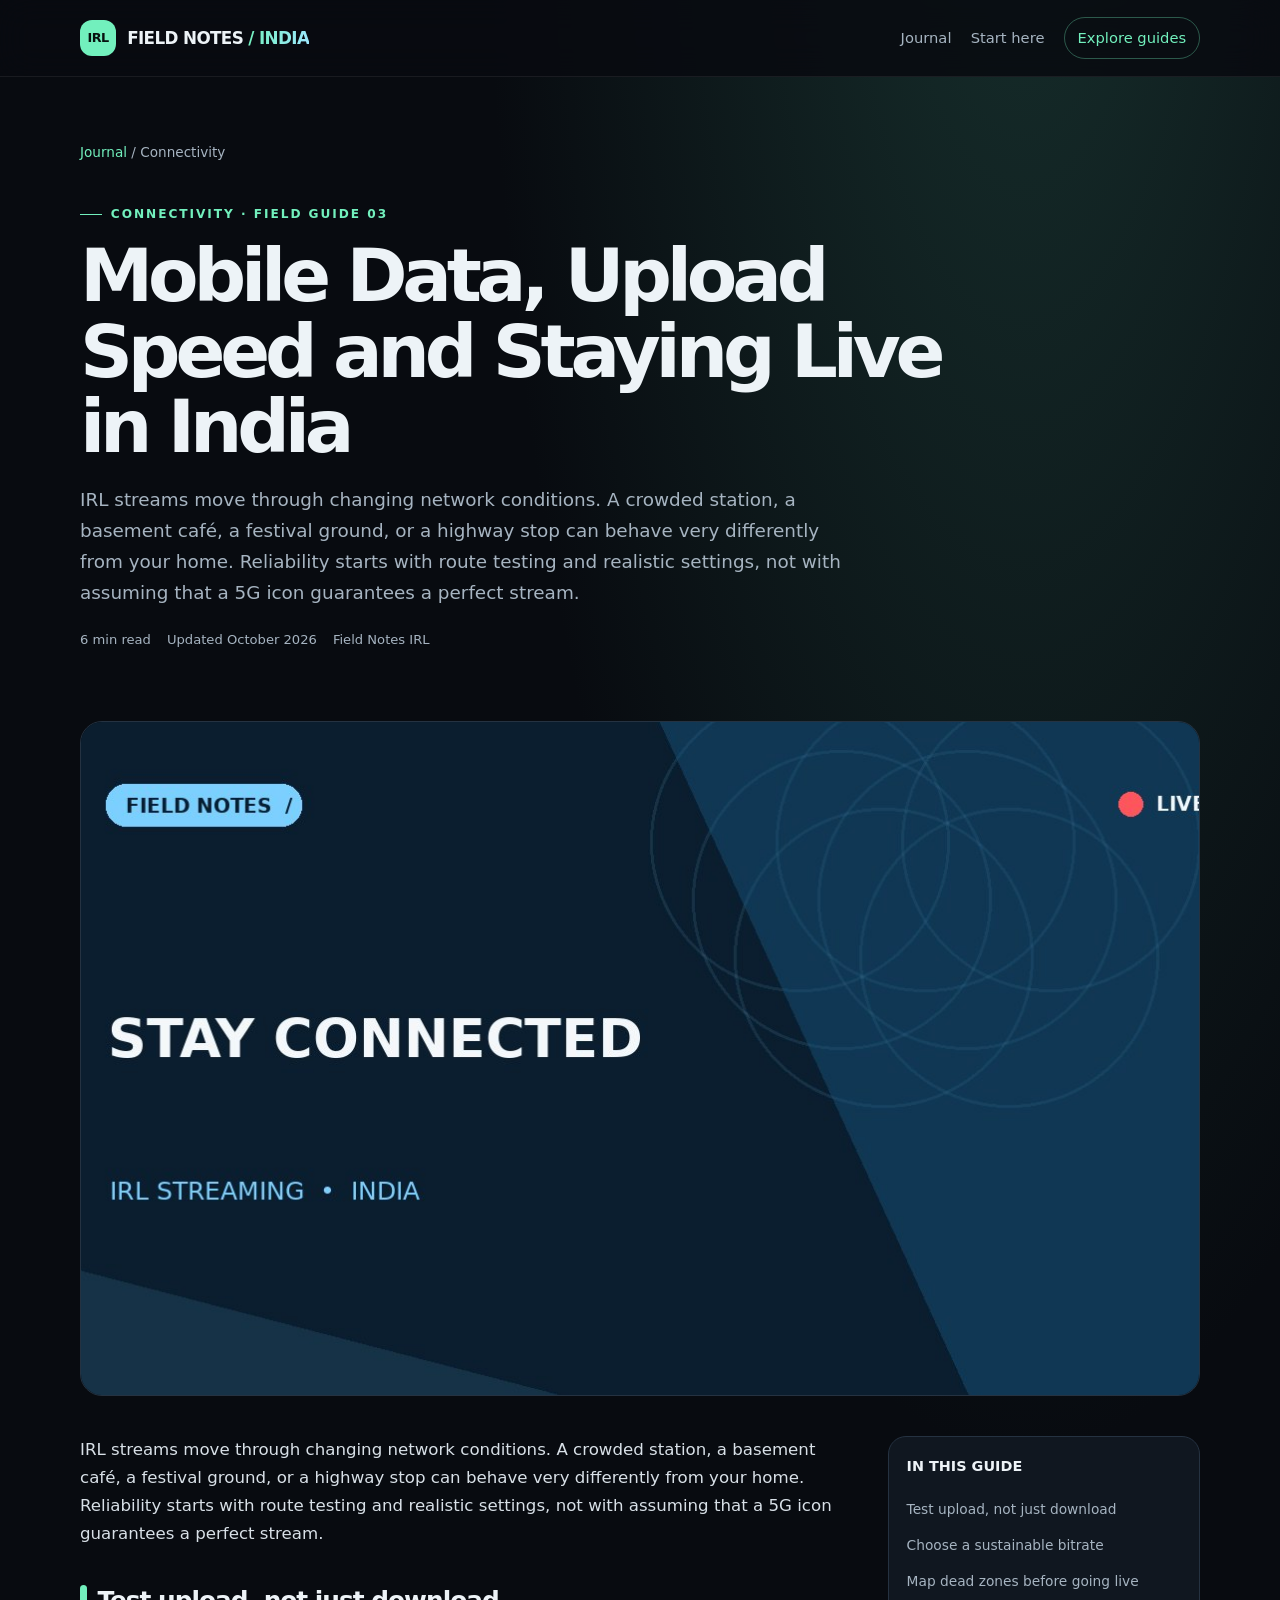
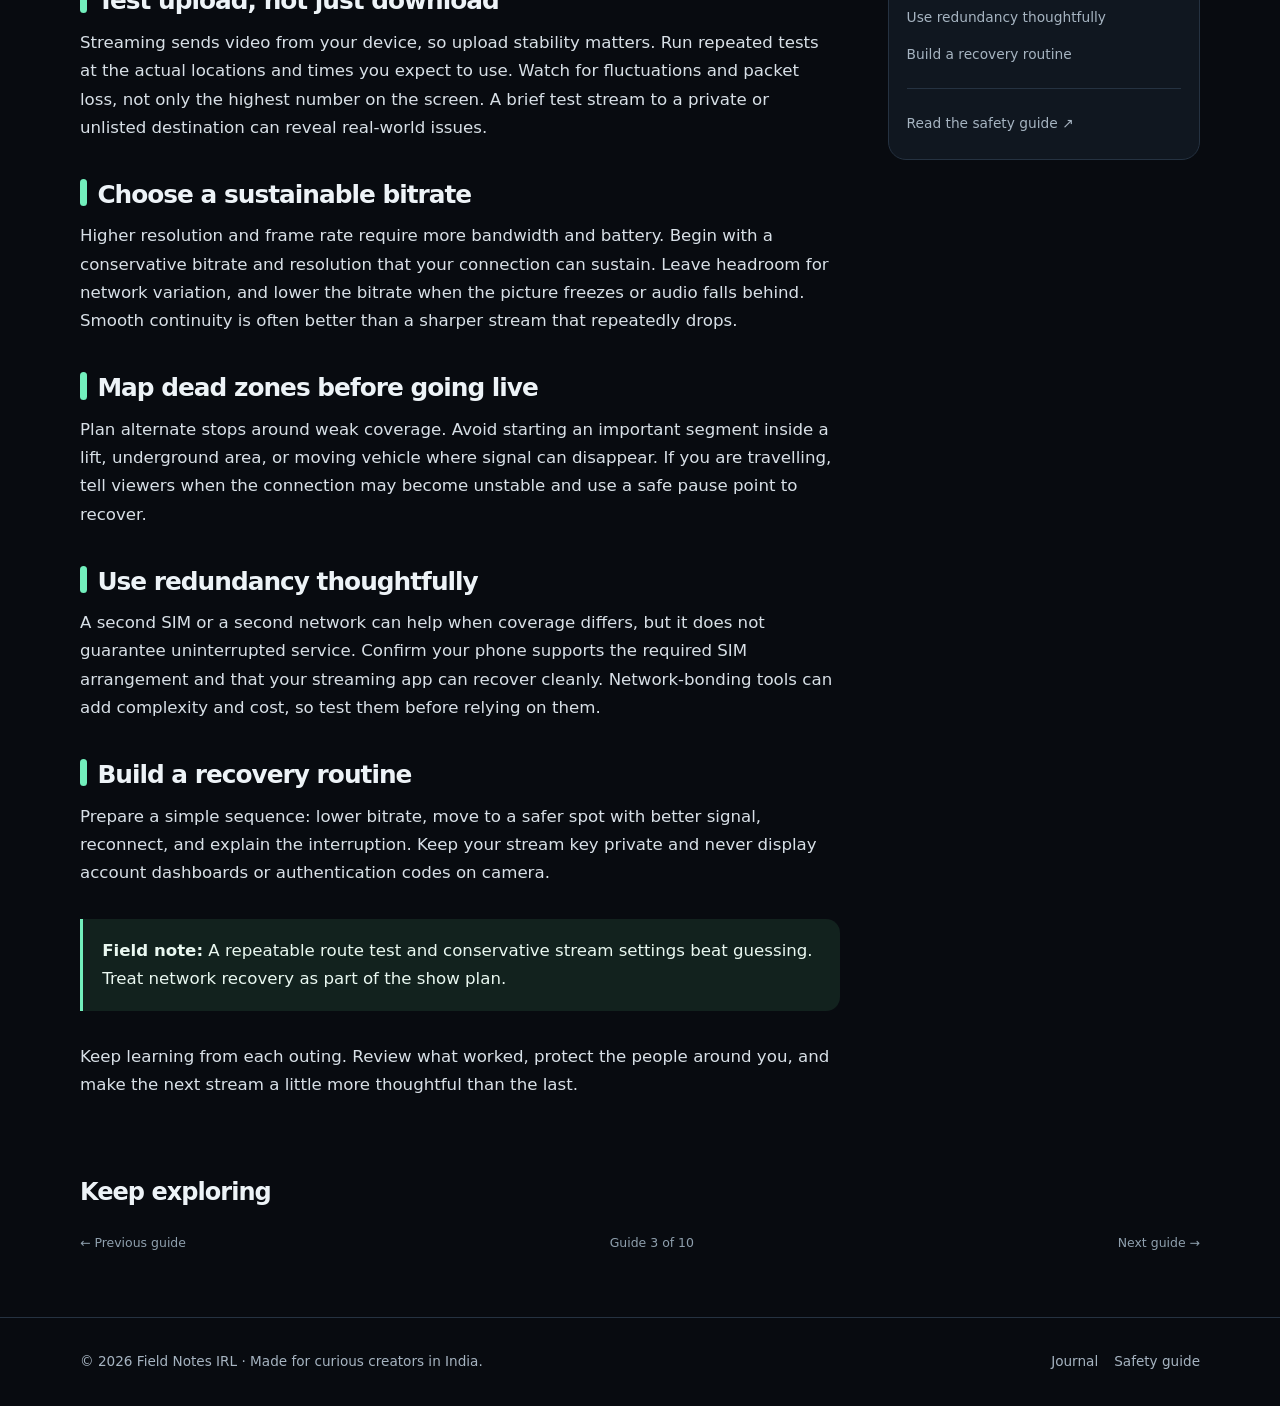
<file: post-3.html>
<!doctype html>
<html lang="en">
<head>
  <meta charset="utf-8">
  <meta name="viewport" content="width=device-width, initial-scale=1">
  <meta name="theme-color" content="#080b10">
  <title>Mobile Data, Upload Speed and Staying Live in India | Field Notes IRL</title>
  <meta name="description" content="Learn how to test mobile upload speed, choose stream settings, handle dead zones, and plan reliable connectivity for IRL streaming across India.">
  <link rel="canonical" href="https://YOUR-SITE.vercel.app/post-3.html">
  <link rel="icon" type="image/svg+xml" href="favicon.svg">
  <meta property="og:type" content="article">
  <meta property="og:site_name" content="Field Notes IRL">
  <meta property="og:title" content="Mobile Data, Upload Speed and Staying Live in India | Field Notes IRL">
  <meta property="og:description" content="Learn how to test mobile upload speed, choose stream settings, handle dead zones, and plan reliable connectivity for IRL streaming across India.">
  <meta property="og:url" content="https://YOUR-SITE.vercel.app/post-3.html">
  <meta property="og:image" content="https://YOUR-SITE.vercel.app/post-3.jpg">
  <meta name="twitter:card" content="summary_large_image">
  <meta name="twitter:title" content="Mobile Data, Upload Speed and Staying Live in India | Field Notes IRL">
  <meta name="twitter:description" content="Learn how to test mobile upload speed, choose stream settings, handle dead zones, and plan reliable connectivity for IRL streaming across India.">
  <link rel="stylesheet" href="style.css">
</head>
<body>
<a class="skip-link" href="#main">Skip to content</a>
<header class="site-header"><div class="wrap nav">
  <a class="brand" href="index.html" aria-label="Field Notes IRL home"><span class="brand-mark">IRL</span><span>FIELD NOTES <span class="gradient">/ INDIA</span></span></a>
  <nav class="nav-links" aria-label="Main navigation"><a href="index.html">Journal</a><a class="hide-mobile" href="index.html#start-here">Start here</a><a class="pill" href="index.html#guides">Explore guides</a></nav>
</div></header>
<main id="main" class="wrap">
  <header class="article-hero">
    <div class="breadcrumbs"><a href="index.html">Journal</a> / Connectivity</div>
    <div class="eyebrow">CONNECTIVITY · FIELD GUIDE 03</div>
    <h1>Mobile Data, Upload Speed and Staying Live in India</h1>
    <p class="article-deck">IRL streams move through changing network conditions. A crowded station, a basement café, a festival ground, or a highway stop can behave very differently from your home. Reliability starts with route testing and realistic settings, not with assuming that a 5G icon guarantees a perfect stream.</p>
    <div class="article-meta"><span>6 min read</span><span>Updated October 2026</span><span>Field Notes IRL</span></div>
  </header>
  <img class="article-cover" src="post-3.jpg" alt="Stay Connected — original editorial cover art" width="1200" height="675">
  <div class="article-layout">
    <article class="article-content">
      <p>IRL streams move through changing network conditions. A crowded station, a basement café, a festival ground, or a highway stop can behave very differently from your home. Reliability starts with route testing and realistic settings, not with assuming that a 5G icon guarantees a perfect stream.</p>
      <section id="section-1">
        <h2>Test upload, not just download</h2>
        <p>Streaming sends video from your device, so upload stability matters. Run repeated tests at the actual locations and times you expect to use. Watch for fluctuations and packet loss, not only the highest number on the screen. A brief test stream to a private or unlisted destination can reveal real-world issues.</p>
      </section>
      <section id="section-2">
        <h2>Choose a sustainable bitrate</h2>
        <p>Higher resolution and frame rate require more bandwidth and battery. Begin with a conservative bitrate and resolution that your connection can sustain. Leave headroom for network variation, and lower the bitrate when the picture freezes or audio falls behind. Smooth continuity is often better than a sharper stream that repeatedly drops.</p>
      </section>
      <section id="section-3">
        <h2>Map dead zones before going live</h2>
        <p>Plan alternate stops around weak coverage. Avoid starting an important segment inside a lift, underground area, or moving vehicle where signal can disappear. If you are travelling, tell viewers when the connection may become unstable and use a safe pause point to recover.</p>
      </section>
      <section id="section-4">
        <h2>Use redundancy thoughtfully</h2>
        <p>A second SIM or a second network can help when coverage differs, but it does not guarantee uninterrupted service. Confirm your phone supports the required SIM arrangement and that your streaming app can recover cleanly. Network-bonding tools can add complexity and cost, so test them before relying on them.</p>
      </section>
      <section id="section-5">
        <h2>Build a recovery routine</h2>
        <p>Prepare a simple sequence: lower bitrate, move to a safer spot with better signal, reconnect, and explain the interruption. Keep your stream key private and never display account dashboards or authentication codes on camera.</p>
      </section>
      <div class="takeaway"><strong>Field note:</strong> A repeatable route test and conservative stream settings beat guessing. Treat network recovery as part of the show plan.</div>
      <p>Keep learning from each outing. Review what worked, protect the people around you, and make the next stream a little more thoughtful than the last.</p>
    </article>
    <aside class="article-aside"><h2>IN THIS GUIDE</h2><nav aria-label="Article contents"><a href="#section-1">Test upload, not just download</a>
<a href="#section-2">Choose a sustainable bitrate</a>
<a href="#section-3">Map dead zones before going live</a>
<a href="#section-4">Use redundancy thoughtfully</a>
<a href="#section-5">Build a recovery routine</a></nav><hr style="border:0;border-top:1px solid var(--line);margin:1rem 0"><a href="post-5.html">Read the safety guide ↗</a></aside>
  </div>
  <section class="more-reading"><h2>Keep exploring</h2><div class="card-bottom"><a href="post-2.html">← Previous guide</a><span>Guide 3 of 10</span><a href="post-4.html">Next guide →</a></div></section>
</main>
<footer class="site-footer"><div class="wrap footer-inner">
  <div>© 2026 Field Notes IRL · Made for curious creators in India.</div>
  <div class="footer-links"><a href="index.html">Journal</a><a href="post-5.html">Safety guide</a></div>
</div></footer>
</body></html>
</file>
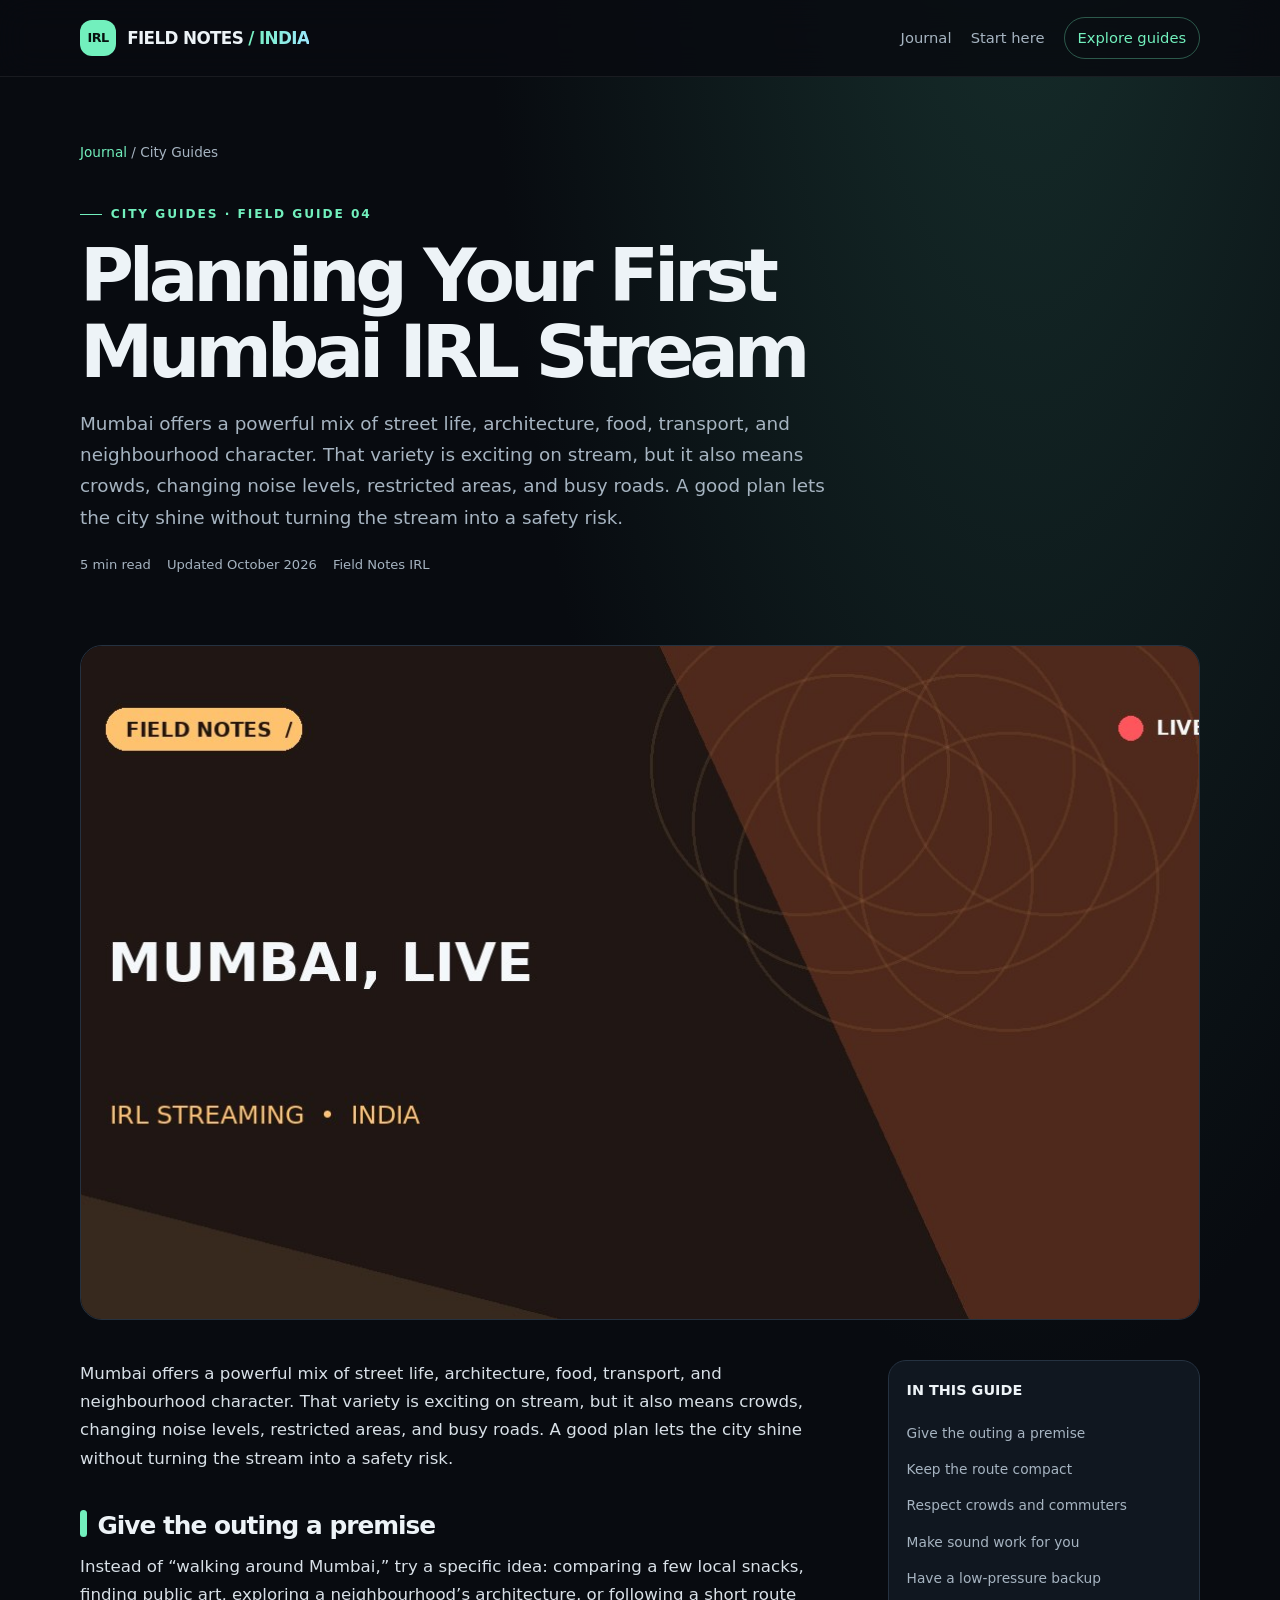
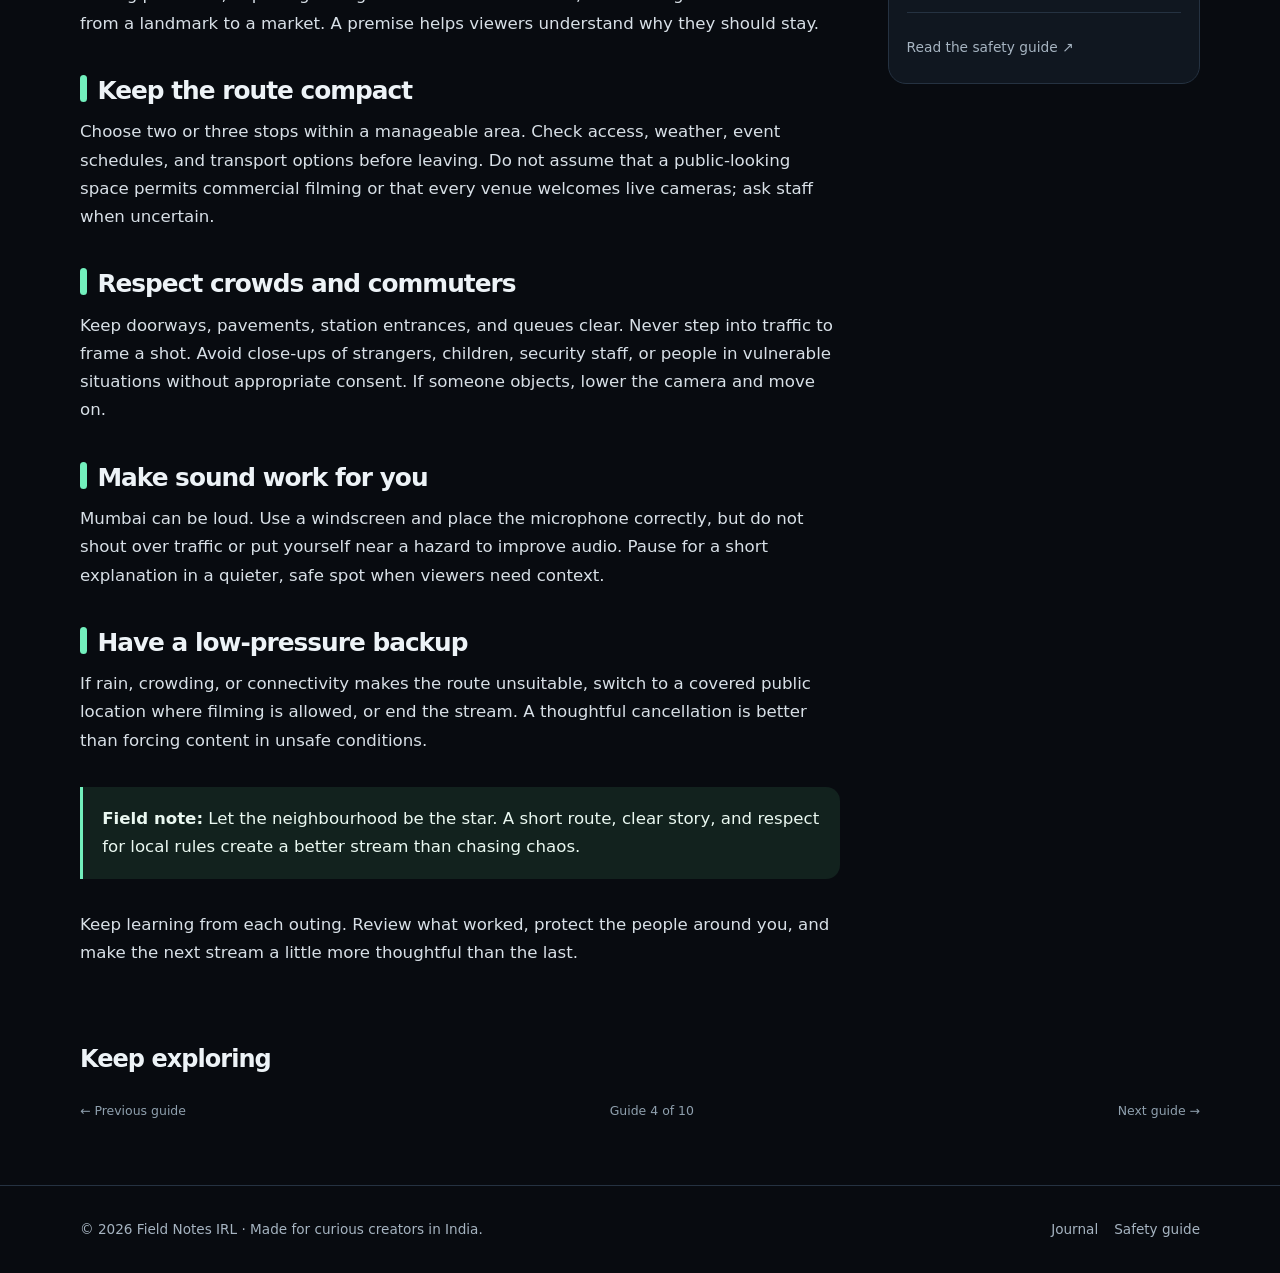
<file: post-4.html>
<!doctype html>
<html lang="en">
<head>
  <meta charset="utf-8">
  <meta name="viewport" content="width=device-width, initial-scale=1">
  <meta name="theme-color" content="#080b10">
  <title>Planning Your First Mumbai IRL Stream | Field Notes IRL</title>
  <meta name="description" content="Plan a more engaging and responsible Mumbai IRL stream with a route, story beats, crowd awareness, transport considerations, and a backup plan.">
  <link rel="canonical" href="https://YOUR-SITE.vercel.app/post-4.html">
  <link rel="icon" type="image/svg+xml" href="favicon.svg">
  <meta property="og:type" content="article">
  <meta property="og:site_name" content="Field Notes IRL">
  <meta property="og:title" content="Planning Your First Mumbai IRL Stream | Field Notes IRL">
  <meta property="og:description" content="Plan a more engaging and responsible Mumbai IRL stream with a route, story beats, crowd awareness, transport considerations, and a backup plan.">
  <meta property="og:url" content="https://YOUR-SITE.vercel.app/post-4.html">
  <meta property="og:image" content="https://YOUR-SITE.vercel.app/post-4.jpg">
  <meta name="twitter:card" content="summary_large_image">
  <meta name="twitter:title" content="Planning Your First Mumbai IRL Stream | Field Notes IRL">
  <meta name="twitter:description" content="Plan a more engaging and responsible Mumbai IRL stream with a route, story beats, crowd awareness, transport considerations, and a backup plan.">
  <link rel="stylesheet" href="style.css">
</head>
<body>
<a class="skip-link" href="#main">Skip to content</a>
<header class="site-header"><div class="wrap nav">
  <a class="brand" href="index.html" aria-label="Field Notes IRL home"><span class="brand-mark">IRL</span><span>FIELD NOTES <span class="gradient">/ INDIA</span></span></a>
  <nav class="nav-links" aria-label="Main navigation"><a href="index.html">Journal</a><a class="hide-mobile" href="index.html#start-here">Start here</a><a class="pill" href="index.html#guides">Explore guides</a></nav>
</div></header>
<main id="main" class="wrap">
  <header class="article-hero">
    <div class="breadcrumbs"><a href="index.html">Journal</a> / City Guides</div>
    <div class="eyebrow">CITY GUIDES · FIELD GUIDE 04</div>
    <h1>Planning Your First Mumbai IRL Stream</h1>
    <p class="article-deck">Mumbai offers a powerful mix of street life, architecture, food, transport, and neighbourhood character. That variety is exciting on stream, but it also means crowds, changing noise levels, restricted areas, and busy roads. A good plan lets the city shine without turning the stream into a safety risk.</p>
    <div class="article-meta"><span>5 min read</span><span>Updated October 2026</span><span>Field Notes IRL</span></div>
  </header>
  <img class="article-cover" src="post-4.jpg" alt="Mumbai, Live — original editorial cover art" width="1200" height="675">
  <div class="article-layout">
    <article class="article-content">
      <p>Mumbai offers a powerful mix of street life, architecture, food, transport, and neighbourhood character. That variety is exciting on stream, but it also means crowds, changing noise levels, restricted areas, and busy roads. A good plan lets the city shine without turning the stream into a safety risk.</p>
      <section id="section-1">
        <h2>Give the outing a premise</h2>
        <p>Instead of “walking around Mumbai,” try a specific idea: comparing a few local snacks, finding public art, exploring a neighbourhood’s architecture, or following a short route from a landmark to a market. A premise helps viewers understand why they should stay.</p>
      </section>
      <section id="section-2">
        <h2>Keep the route compact</h2>
        <p>Choose two or three stops within a manageable area. Check access, weather, event schedules, and transport options before leaving. Do not assume that a public-looking space permits commercial filming or that every venue welcomes live cameras; ask staff when uncertain.</p>
      </section>
      <section id="section-3">
        <h2>Respect crowds and commuters</h2>
        <p>Keep doorways, pavements, station entrances, and queues clear. Never step into traffic to frame a shot. Avoid close-ups of strangers, children, security staff, or people in vulnerable situations without appropriate consent. If someone objects, lower the camera and move on.</p>
      </section>
      <section id="section-4">
        <h2>Make sound work for you</h2>
        <p>Mumbai can be loud. Use a windscreen and place the microphone correctly, but do not shout over traffic or put yourself near a hazard to improve audio. Pause for a short explanation in a quieter, safe spot when viewers need context.</p>
      </section>
      <section id="section-5">
        <h2>Have a low-pressure backup</h2>
        <p>If rain, crowding, or connectivity makes the route unsuitable, switch to a covered public location where filming is allowed, or end the stream. A thoughtful cancellation is better than forcing content in unsafe conditions.</p>
      </section>
      <div class="takeaway"><strong>Field note:</strong> Let the neighbourhood be the star. A short route, clear story, and respect for local rules create a better stream than chasing chaos.</div>
      <p>Keep learning from each outing. Review what worked, protect the people around you, and make the next stream a little more thoughtful than the last.</p>
    </article>
    <aside class="article-aside"><h2>IN THIS GUIDE</h2><nav aria-label="Article contents"><a href="#section-1">Give the outing a premise</a>
<a href="#section-2">Keep the route compact</a>
<a href="#section-3">Respect crowds and commuters</a>
<a href="#section-4">Make sound work for you</a>
<a href="#section-5">Have a low-pressure backup</a></nav><hr style="border:0;border-top:1px solid var(--line);margin:1rem 0"><a href="post-5.html">Read the safety guide ↗</a></aside>
  </div>
  <section class="more-reading"><h2>Keep exploring</h2><div class="card-bottom"><a href="post-3.html">← Previous guide</a><span>Guide 4 of 10</span><a href="post-5.html">Next guide →</a></div></section>
</main>
<footer class="site-footer"><div class="wrap footer-inner">
  <div>© 2026 Field Notes IRL · Made for curious creators in India.</div>
  <div class="footer-links"><a href="index.html">Journal</a><a href="post-5.html">Safety guide</a></div>
</div></footer>
</body></html>
</file>
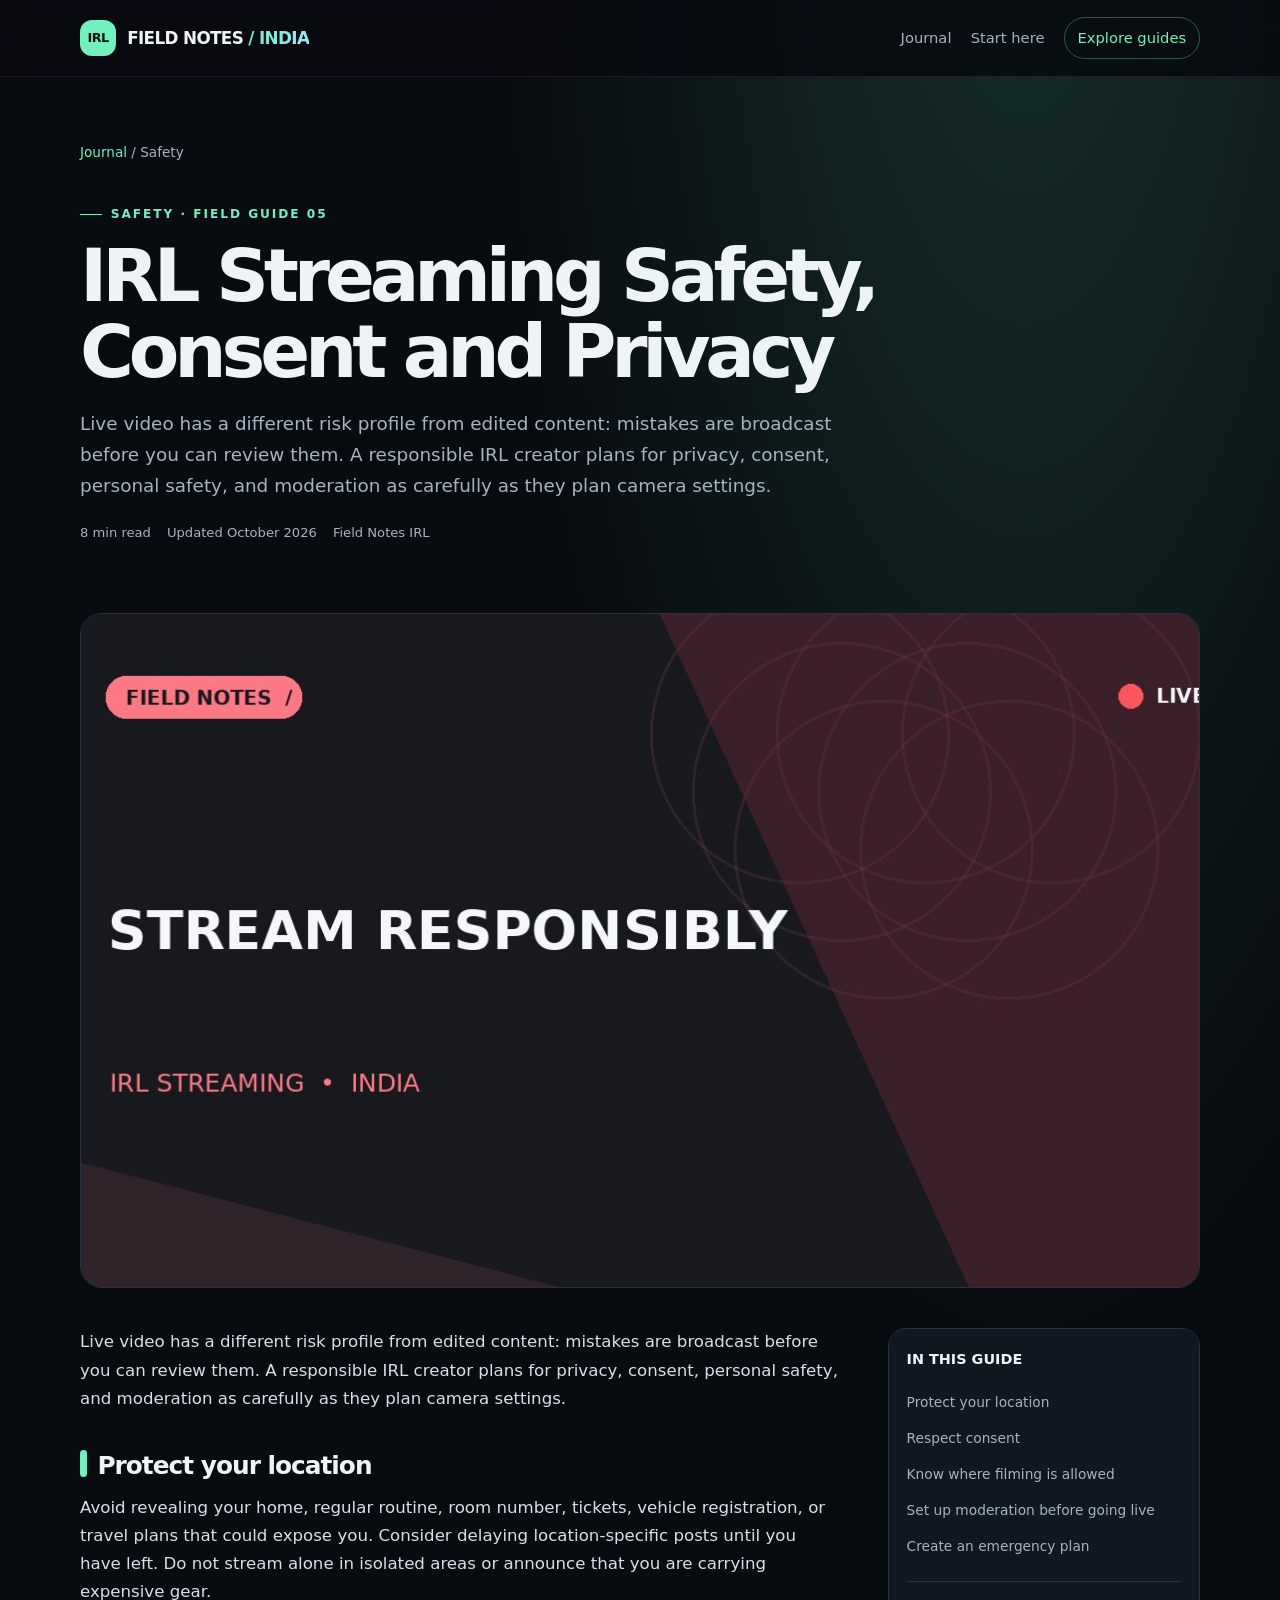
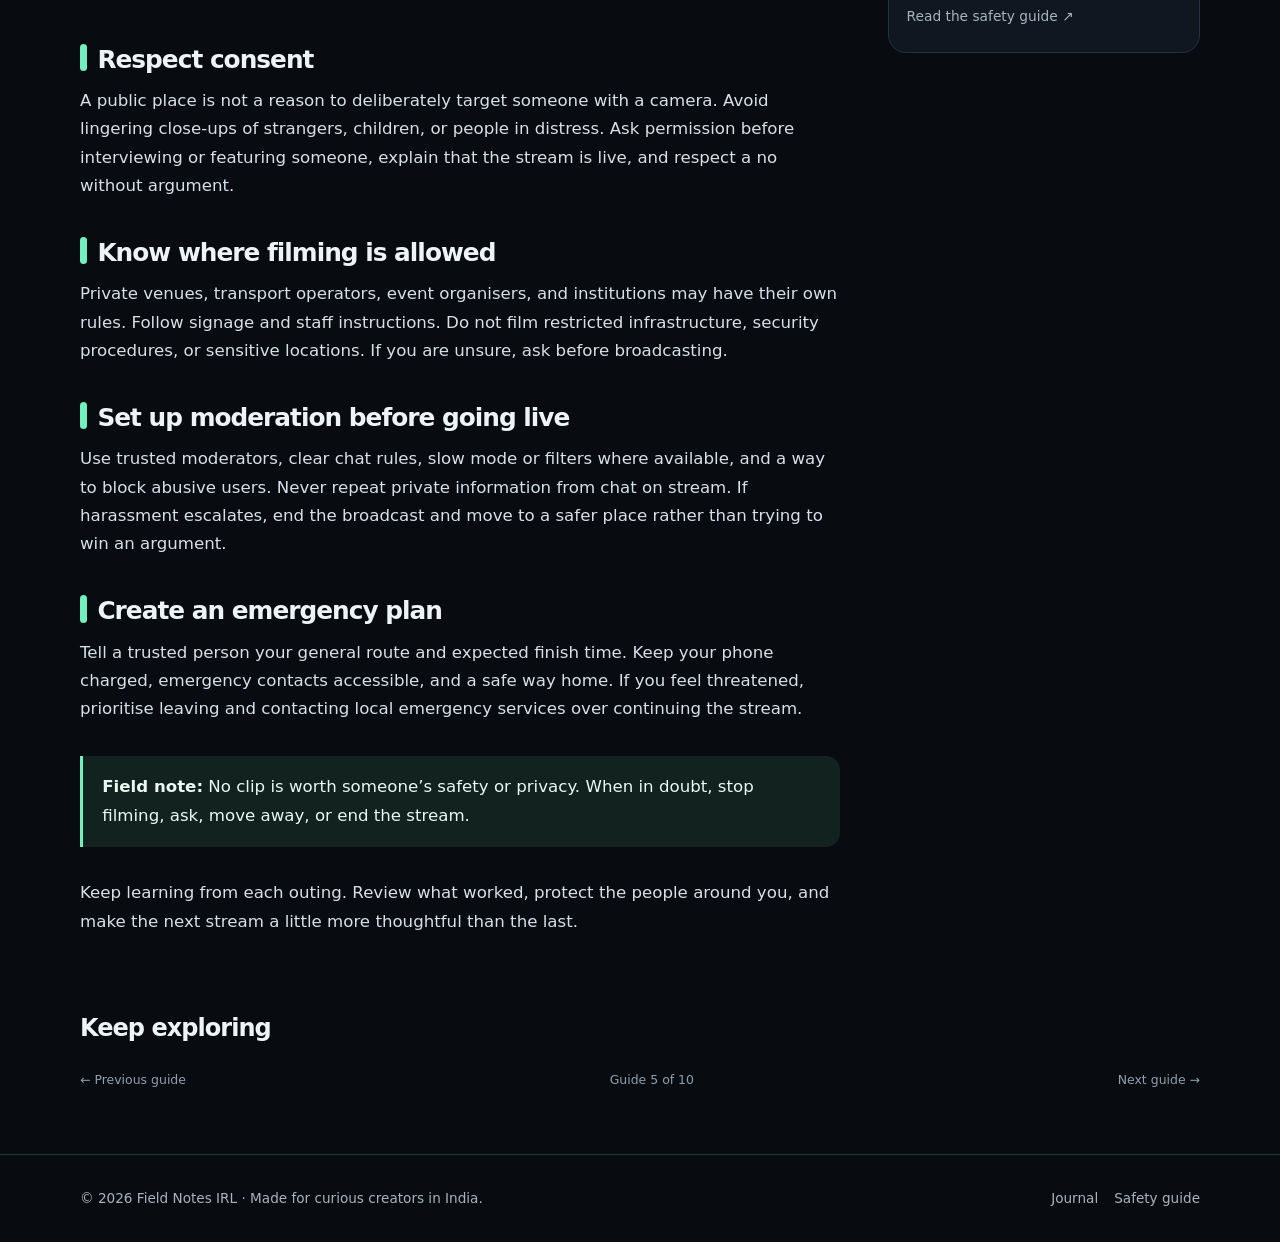
<file: post-5.html>
<!doctype html>
<html lang="en">
<head>
  <meta charset="utf-8">
  <meta name="viewport" content="width=device-width, initial-scale=1">
  <meta name="theme-color" content="#080b10">
  <title>IRL Streaming Safety, Consent and Privacy | Field Notes IRL</title>
  <meta name="description" content="A practical safety guide for IRL creators covering consent, location privacy, personal security, bystanders, harassment, and live moderation.">
  <link rel="canonical" href="https://YOUR-SITE.vercel.app/post-5.html">
  <link rel="icon" type="image/svg+xml" href="favicon.svg">
  <meta property="og:type" content="article">
  <meta property="og:site_name" content="Field Notes IRL">
  <meta property="og:title" content="IRL Streaming Safety, Consent and Privacy | Field Notes IRL">
  <meta property="og:description" content="A practical safety guide for IRL creators covering consent, location privacy, personal security, bystanders, harassment, and live moderation.">
  <meta property="og:url" content="https://YOUR-SITE.vercel.app/post-5.html">
  <meta property="og:image" content="https://YOUR-SITE.vercel.app/post-5.jpg">
  <meta name="twitter:card" content="summary_large_image">
  <meta name="twitter:title" content="IRL Streaming Safety, Consent and Privacy | Field Notes IRL">
  <meta name="twitter:description" content="A practical safety guide for IRL creators covering consent, location privacy, personal security, bystanders, harassment, and live moderation.">
  <link rel="stylesheet" href="style.css">
</head>
<body>
<a class="skip-link" href="#main">Skip to content</a>
<header class="site-header"><div class="wrap nav">
  <a class="brand" href="index.html" aria-label="Field Notes IRL home"><span class="brand-mark">IRL</span><span>FIELD NOTES <span class="gradient">/ INDIA</span></span></a>
  <nav class="nav-links" aria-label="Main navigation"><a href="index.html">Journal</a><a class="hide-mobile" href="index.html#start-here">Start here</a><a class="pill" href="index.html#guides">Explore guides</a></nav>
</div></header>
<main id="main" class="wrap">
  <header class="article-hero">
    <div class="breadcrumbs"><a href="index.html">Journal</a> / Safety</div>
    <div class="eyebrow">SAFETY · FIELD GUIDE 05</div>
    <h1>IRL Streaming Safety, Consent and Privacy</h1>
    <p class="article-deck">Live video has a different risk profile from edited content: mistakes are broadcast before you can review them. A responsible IRL creator plans for privacy, consent, personal safety, and moderation as carefully as they plan camera settings.</p>
    <div class="article-meta"><span>8 min read</span><span>Updated October 2026</span><span>Field Notes IRL</span></div>
  </header>
  <img class="article-cover" src="post-5.jpg" alt="Stream Responsibly — original editorial cover art" width="1200" height="675">
  <div class="article-layout">
    <article class="article-content">
      <p>Live video has a different risk profile from edited content: mistakes are broadcast before you can review them. A responsible IRL creator plans for privacy, consent, personal safety, and moderation as carefully as they plan camera settings.</p>
      <section id="section-1">
        <h2>Protect your location</h2>
        <p>Avoid revealing your home, regular routine, room number, tickets, vehicle registration, or travel plans that could expose you. Consider delaying location-specific posts until you have left. Do not stream alone in isolated areas or announce that you are carrying expensive gear.</p>
      </section>
      <section id="section-2">
        <h2>Respect consent</h2>
        <p>A public place is not a reason to deliberately target someone with a camera. Avoid lingering close-ups of strangers, children, or people in distress. Ask permission before interviewing or featuring someone, explain that the stream is live, and respect a no without argument.</p>
      </section>
      <section id="section-3">
        <h2>Know where filming is allowed</h2>
        <p>Private venues, transport operators, event organisers, and institutions may have their own rules. Follow signage and staff instructions. Do not film restricted infrastructure, security procedures, or sensitive locations. If you are unsure, ask before broadcasting.</p>
      </section>
      <section id="section-4">
        <h2>Set up moderation before going live</h2>
        <p>Use trusted moderators, clear chat rules, slow mode or filters where available, and a way to block abusive users. Never repeat private information from chat on stream. If harassment escalates, end the broadcast and move to a safer place rather than trying to win an argument.</p>
      </section>
      <section id="section-5">
        <h2>Create an emergency plan</h2>
        <p>Tell a trusted person your general route and expected finish time. Keep your phone charged, emergency contacts accessible, and a safe way home. If you feel threatened, prioritise leaving and contacting local emergency services over continuing the stream.</p>
      </section>
      <div class="takeaway"><strong>Field note:</strong> No clip is worth someone’s safety or privacy. When in doubt, stop filming, ask, move away, or end the stream.</div>
      <p>Keep learning from each outing. Review what worked, protect the people around you, and make the next stream a little more thoughtful than the last.</p>
    </article>
    <aside class="article-aside"><h2>IN THIS GUIDE</h2><nav aria-label="Article contents"><a href="#section-1">Protect your location</a>
<a href="#section-2">Respect consent</a>
<a href="#section-3">Know where filming is allowed</a>
<a href="#section-4">Set up moderation before going live</a>
<a href="#section-5">Create an emergency plan</a></nav><hr style="border:0;border-top:1px solid var(--line);margin:1rem 0"><a href="post-5.html">Read the safety guide ↗</a></aside>
  </div>
  <section class="more-reading"><h2>Keep exploring</h2><div class="card-bottom"><a href="post-4.html">← Previous guide</a><span>Guide 5 of 10</span><a href="post-6.html">Next guide →</a></div></section>
</main>
<footer class="site-footer"><div class="wrap footer-inner">
  <div>© 2026 Field Notes IRL · Made for curious creators in India.</div>
  <div class="footer-links"><a href="index.html">Journal</a><a href="post-5.html">Safety guide</a></div>
</div></footer>
</body></html>
</file>
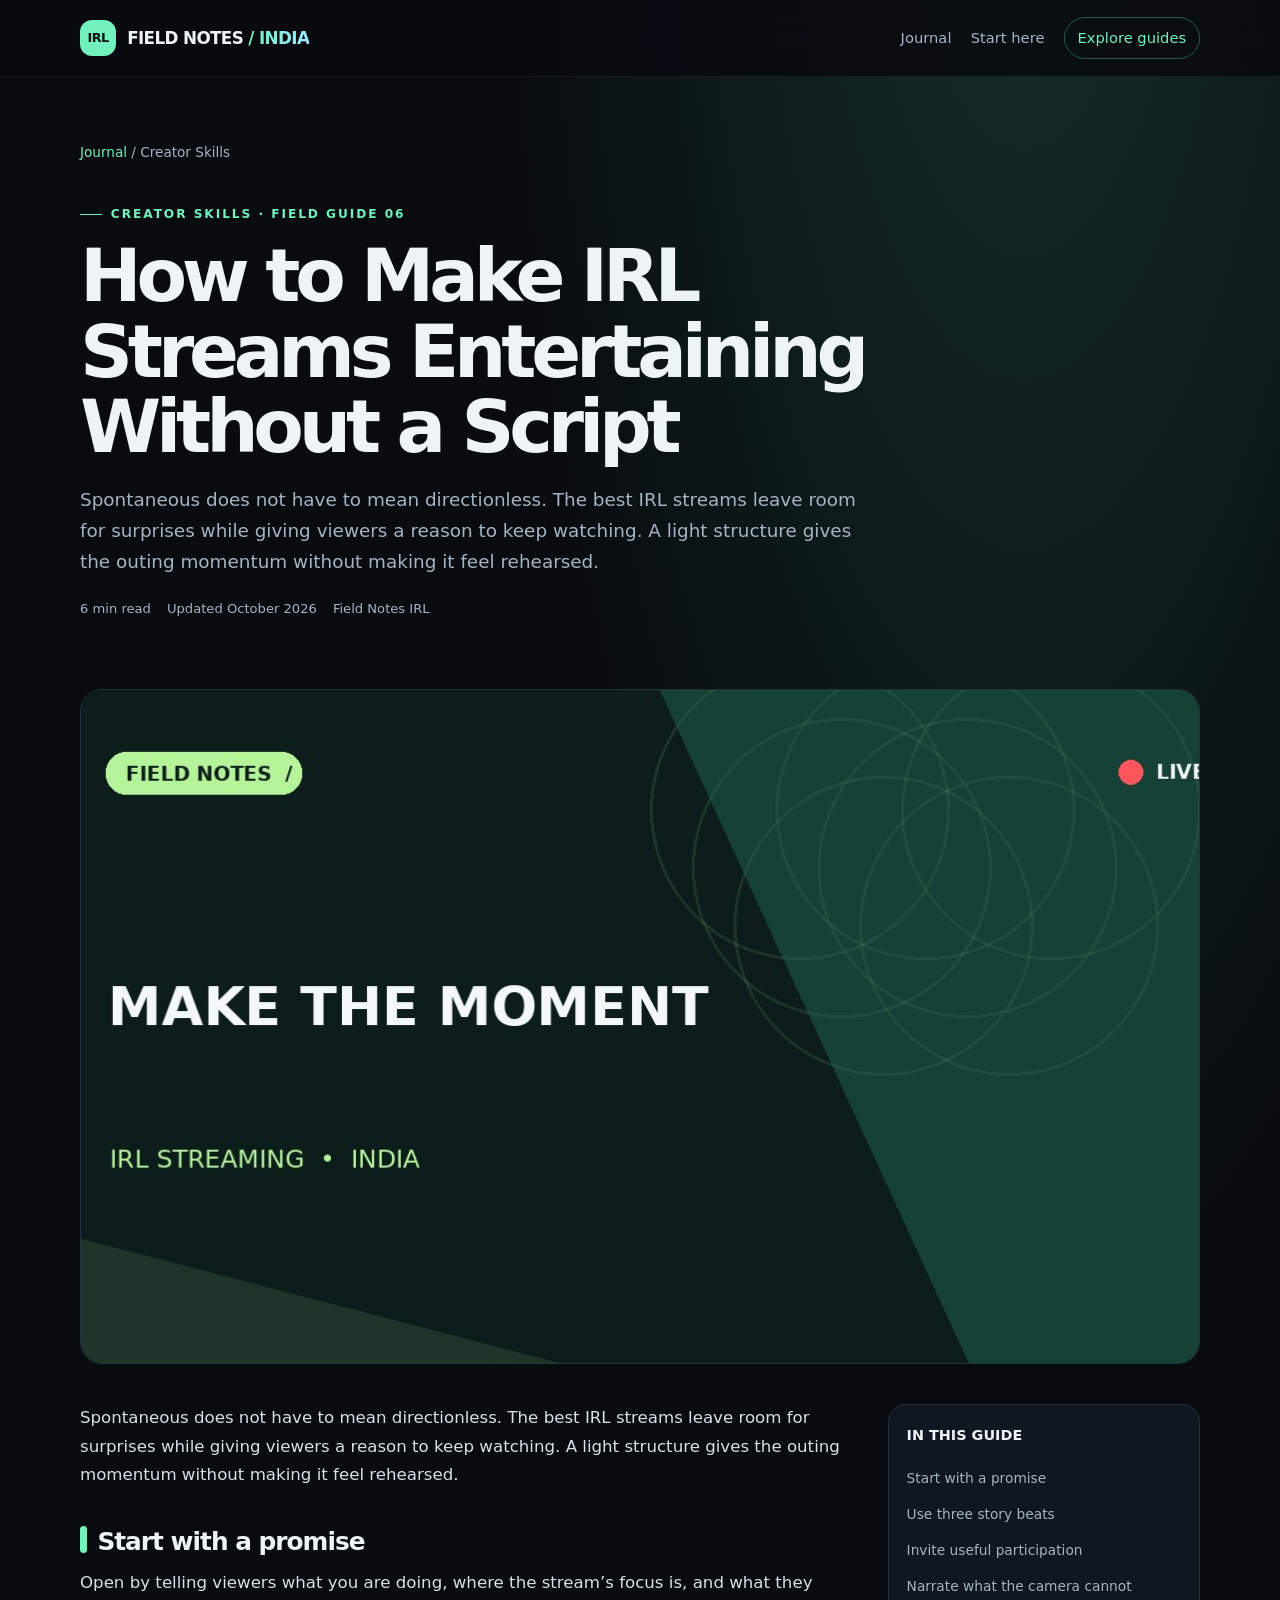
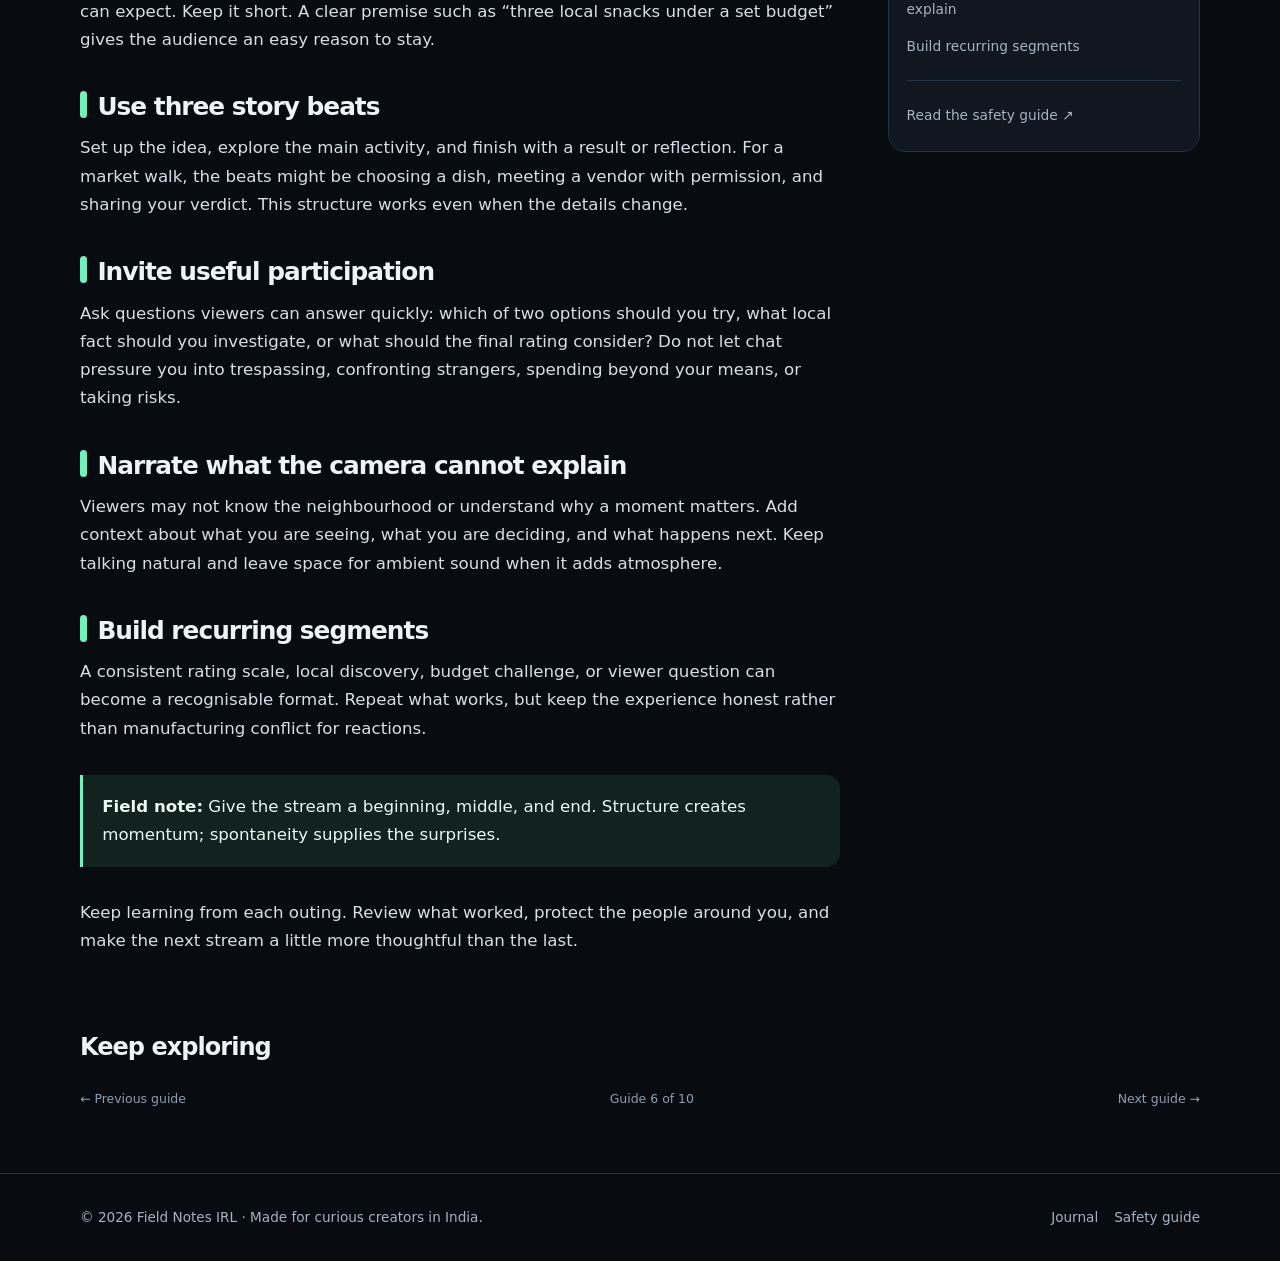
<file: post-6.html>
<!doctype html>
<html lang="en">
<head>
  <meta charset="utf-8">
  <meta name="viewport" content="width=device-width, initial-scale=1">
  <meta name="theme-color" content="#080b10">
  <title>How to Make IRL Streams Entertaining Without a Script | Field Notes IRL</title>
  <meta name="description" content="Use simple story beats, audience participation, pacing, and recurring segments to make spontaneous IRL streams engaging without scripting every moment.">
  <link rel="canonical" href="https://YOUR-SITE.vercel.app/post-6.html">
  <link rel="icon" type="image/svg+xml" href="favicon.svg">
  <meta property="og:type" content="article">
  <meta property="og:site_name" content="Field Notes IRL">
  <meta property="og:title" content="How to Make IRL Streams Entertaining Without a Script | Field Notes IRL">
  <meta property="og:description" content="Use simple story beats, audience participation, pacing, and recurring segments to make spontaneous IRL streams engaging without scripting every moment.">
  <meta property="og:url" content="https://YOUR-SITE.vercel.app/post-6.html">
  <meta property="og:image" content="https://YOUR-SITE.vercel.app/post-6.jpg">
  <meta name="twitter:card" content="summary_large_image">
  <meta name="twitter:title" content="How to Make IRL Streams Entertaining Without a Script | Field Notes IRL">
  <meta name="twitter:description" content="Use simple story beats, audience participation, pacing, and recurring segments to make spontaneous IRL streams engaging without scripting every moment.">
  <link rel="stylesheet" href="style.css">
</head>
<body>
<a class="skip-link" href="#main">Skip to content</a>
<header class="site-header"><div class="wrap nav">
  <a class="brand" href="index.html" aria-label="Field Notes IRL home"><span class="brand-mark">IRL</span><span>FIELD NOTES <span class="gradient">/ INDIA</span></span></a>
  <nav class="nav-links" aria-label="Main navigation"><a href="index.html">Journal</a><a class="hide-mobile" href="index.html#start-here">Start here</a><a class="pill" href="index.html#guides">Explore guides</a></nav>
</div></header>
<main id="main" class="wrap">
  <header class="article-hero">
    <div class="breadcrumbs"><a href="index.html">Journal</a> / Creator Skills</div>
    <div class="eyebrow">CREATOR SKILLS · FIELD GUIDE 06</div>
    <h1>How to Make IRL Streams Entertaining Without a Script</h1>
    <p class="article-deck">Spontaneous does not have to mean directionless. The best IRL streams leave room for surprises while giving viewers a reason to keep watching. A light structure gives the outing momentum without making it feel rehearsed.</p>
    <div class="article-meta"><span>6 min read</span><span>Updated October 2026</span><span>Field Notes IRL</span></div>
  </header>
  <img class="article-cover" src="post-6.jpg" alt="Make The Moment — original editorial cover art" width="1200" height="675">
  <div class="article-layout">
    <article class="article-content">
      <p>Spontaneous does not have to mean directionless. The best IRL streams leave room for surprises while giving viewers a reason to keep watching. A light structure gives the outing momentum without making it feel rehearsed.</p>
      <section id="section-1">
        <h2>Start with a promise</h2>
        <p>Open by telling viewers what you are doing, where the stream’s focus is, and what they can expect. Keep it short. A clear premise such as “three local snacks under a set budget” gives the audience an easy reason to stay.</p>
      </section>
      <section id="section-2">
        <h2>Use three story beats</h2>
        <p>Set up the idea, explore the main activity, and finish with a result or reflection. For a market walk, the beats might be choosing a dish, meeting a vendor with permission, and sharing your verdict. This structure works even when the details change.</p>
      </section>
      <section id="section-3">
        <h2>Invite useful participation</h2>
        <p>Ask questions viewers can answer quickly: which of two options should you try, what local fact should you investigate, or what should the final rating consider? Do not let chat pressure you into trespassing, confronting strangers, spending beyond your means, or taking risks.</p>
      </section>
      <section id="section-4">
        <h2>Narrate what the camera cannot explain</h2>
        <p>Viewers may not know the neighbourhood or understand why a moment matters. Add context about what you are seeing, what you are deciding, and what happens next. Keep talking natural and leave space for ambient sound when it adds atmosphere.</p>
      </section>
      <section id="section-5">
        <h2>Build recurring segments</h2>
        <p>A consistent rating scale, local discovery, budget challenge, or viewer question can become a recognisable format. Repeat what works, but keep the experience honest rather than manufacturing conflict for reactions.</p>
      </section>
      <div class="takeaway"><strong>Field note:</strong> Give the stream a beginning, middle, and end. Structure creates momentum; spontaneity supplies the surprises.</div>
      <p>Keep learning from each outing. Review what worked, protect the people around you, and make the next stream a little more thoughtful than the last.</p>
    </article>
    <aside class="article-aside"><h2>IN THIS GUIDE</h2><nav aria-label="Article contents"><a href="#section-1">Start with a promise</a>
<a href="#section-2">Use three story beats</a>
<a href="#section-3">Invite useful participation</a>
<a href="#section-4">Narrate what the camera cannot explain</a>
<a href="#section-5">Build recurring segments</a></nav><hr style="border:0;border-top:1px solid var(--line);margin:1rem 0"><a href="post-5.html">Read the safety guide ↗</a></aside>
  </div>
  <section class="more-reading"><h2>Keep exploring</h2><div class="card-bottom"><a href="post-5.html">← Previous guide</a><span>Guide 6 of 10</span><a href="post-7.html">Next guide →</a></div></section>
</main>
<footer class="site-footer"><div class="wrap footer-inner">
  <div>© 2026 Field Notes IRL · Made for curious creators in India.</div>
  <div class="footer-links"><a href="index.html">Journal</a><a href="post-5.html">Safety guide</a></div>
</div></footer>
</body></html>
</file>
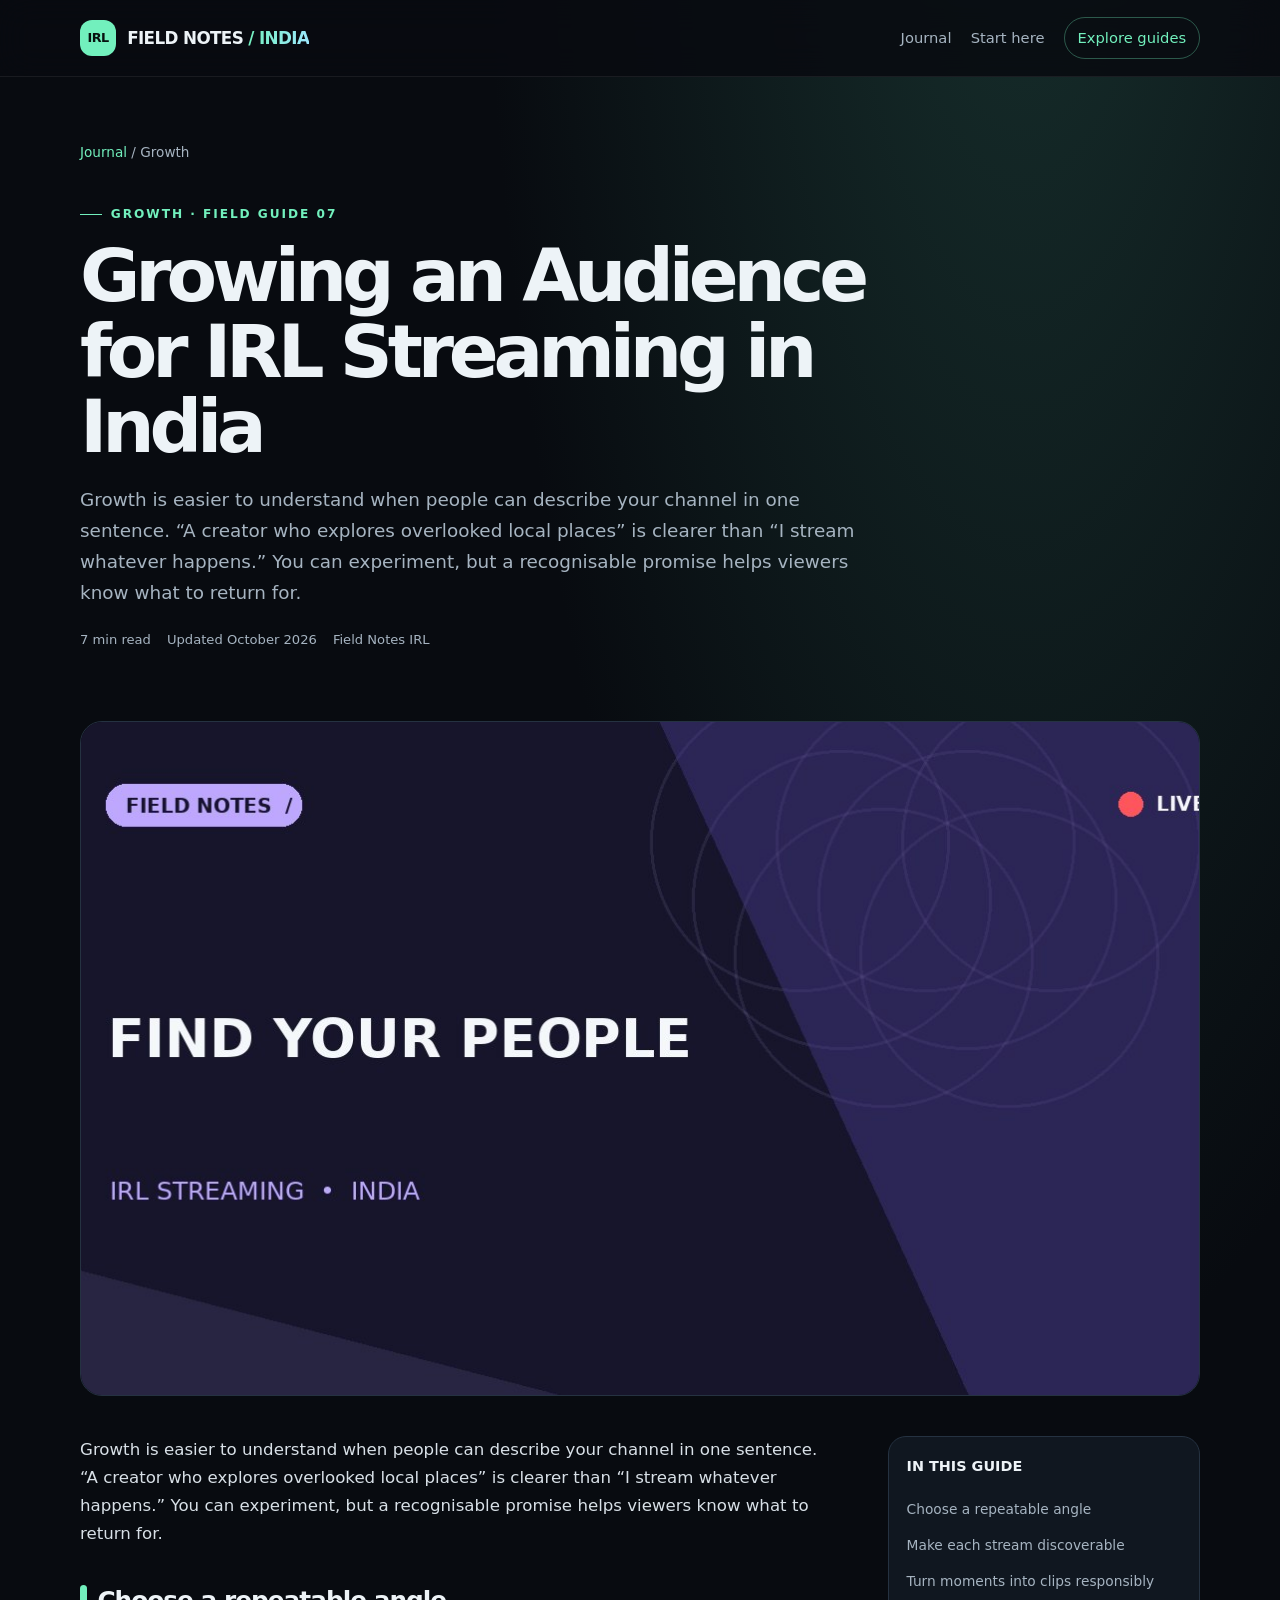
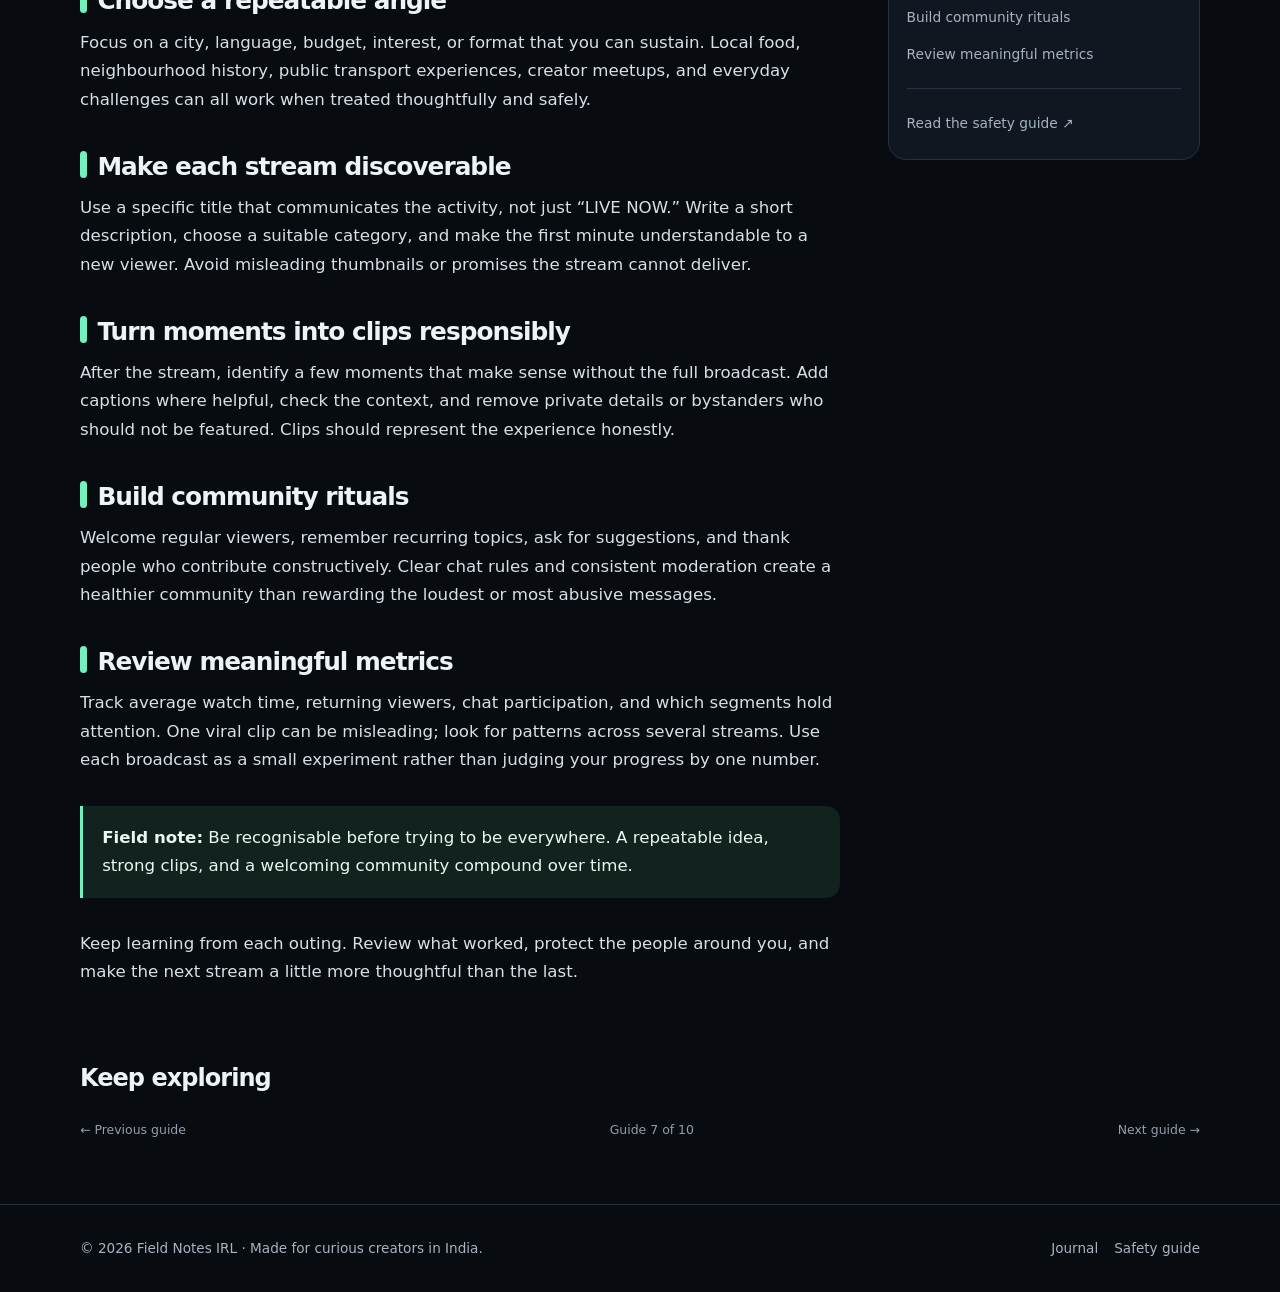
<file: post-7.html>
<!doctype html>
<html lang="en">
<head>
  <meta charset="utf-8">
  <meta name="viewport" content="width=device-width, initial-scale=1">
  <meta name="theme-color" content="#080b10">
  <title>Growing an Audience for IRL Streaming in India | Field Notes IRL</title>
  <meta name="description" content="A sustainable audience-growth plan for Indian IRL streamers using clear positioning, consistent formats, clips, community habits, and honest analytics.">
  <link rel="canonical" href="https://YOUR-SITE.vercel.app/post-7.html">
  <link rel="icon" type="image/svg+xml" href="favicon.svg">
  <meta property="og:type" content="article">
  <meta property="og:site_name" content="Field Notes IRL">
  <meta property="og:title" content="Growing an Audience for IRL Streaming in India | Field Notes IRL">
  <meta property="og:description" content="A sustainable audience-growth plan for Indian IRL streamers using clear positioning, consistent formats, clips, community habits, and honest analytics.">
  <meta property="og:url" content="https://YOUR-SITE.vercel.app/post-7.html">
  <meta property="og:image" content="https://YOUR-SITE.vercel.app/post-7.jpg">
  <meta name="twitter:card" content="summary_large_image">
  <meta name="twitter:title" content="Growing an Audience for IRL Streaming in India | Field Notes IRL">
  <meta name="twitter:description" content="A sustainable audience-growth plan for Indian IRL streamers using clear positioning, consistent formats, clips, community habits, and honest analytics.">
  <link rel="stylesheet" href="style.css">
</head>
<body>
<a class="skip-link" href="#main">Skip to content</a>
<header class="site-header"><div class="wrap nav">
  <a class="brand" href="index.html" aria-label="Field Notes IRL home"><span class="brand-mark">IRL</span><span>FIELD NOTES <span class="gradient">/ INDIA</span></span></a>
  <nav class="nav-links" aria-label="Main navigation"><a href="index.html">Journal</a><a class="hide-mobile" href="index.html#start-here">Start here</a><a class="pill" href="index.html#guides">Explore guides</a></nav>
</div></header>
<main id="main" class="wrap">
  <header class="article-hero">
    <div class="breadcrumbs"><a href="index.html">Journal</a> / Growth</div>
    <div class="eyebrow">GROWTH · FIELD GUIDE 07</div>
    <h1>Growing an Audience for IRL Streaming in India</h1>
    <p class="article-deck">Growth is easier to understand when people can describe your channel in one sentence. “A creator who explores overlooked local places” is clearer than “I stream whatever happens.” You can experiment, but a recognisable promise helps viewers know what to return for.</p>
    <div class="article-meta"><span>7 min read</span><span>Updated October 2026</span><span>Field Notes IRL</span></div>
  </header>
  <img class="article-cover" src="post-7.jpg" alt="Find Your People — original editorial cover art" width="1200" height="675">
  <div class="article-layout">
    <article class="article-content">
      <p>Growth is easier to understand when people can describe your channel in one sentence. “A creator who explores overlooked local places” is clearer than “I stream whatever happens.” You can experiment, but a recognisable promise helps viewers know what to return for.</p>
      <section id="section-1">
        <h2>Choose a repeatable angle</h2>
        <p>Focus on a city, language, budget, interest, or format that you can sustain. Local food, neighbourhood history, public transport experiences, creator meetups, and everyday challenges can all work when treated thoughtfully and safely.</p>
      </section>
      <section id="section-2">
        <h2>Make each stream discoverable</h2>
        <p>Use a specific title that communicates the activity, not just “LIVE NOW.” Write a short description, choose a suitable category, and make the first minute understandable to a new viewer. Avoid misleading thumbnails or promises the stream cannot deliver.</p>
      </section>
      <section id="section-3">
        <h2>Turn moments into clips responsibly</h2>
        <p>After the stream, identify a few moments that make sense without the full broadcast. Add captions where helpful, check the context, and remove private details or bystanders who should not be featured. Clips should represent the experience honestly.</p>
      </section>
      <section id="section-4">
        <h2>Build community rituals</h2>
        <p>Welcome regular viewers, remember recurring topics, ask for suggestions, and thank people who contribute constructively. Clear chat rules and consistent moderation create a healthier community than rewarding the loudest or most abusive messages.</p>
      </section>
      <section id="section-5">
        <h2>Review meaningful metrics</h2>
        <p>Track average watch time, returning viewers, chat participation, and which segments hold attention. One viral clip can be misleading; look for patterns across several streams. Use each broadcast as a small experiment rather than judging your progress by one number.</p>
      </section>
      <div class="takeaway"><strong>Field note:</strong> Be recognisable before trying to be everywhere. A repeatable idea, strong clips, and a welcoming community compound over time.</div>
      <p>Keep learning from each outing. Review what worked, protect the people around you, and make the next stream a little more thoughtful than the last.</p>
    </article>
    <aside class="article-aside"><h2>IN THIS GUIDE</h2><nav aria-label="Article contents"><a href="#section-1">Choose a repeatable angle</a>
<a href="#section-2">Make each stream discoverable</a>
<a href="#section-3">Turn moments into clips responsibly</a>
<a href="#section-4">Build community rituals</a>
<a href="#section-5">Review meaningful metrics</a></nav><hr style="border:0;border-top:1px solid var(--line);margin:1rem 0"><a href="post-5.html">Read the safety guide ↗</a></aside>
  </div>
  <section class="more-reading"><h2>Keep exploring</h2><div class="card-bottom"><a href="post-6.html">← Previous guide</a><span>Guide 7 of 10</span><a href="post-8.html">Next guide →</a></div></section>
</main>
<footer class="site-footer"><div class="wrap footer-inner">
  <div>© 2026 Field Notes IRL · Made for curious creators in India.</div>
  <div class="footer-links"><a href="index.html">Journal</a><a href="post-5.html">Safety guide</a></div>
</div></footer>
</body></html>
</file>
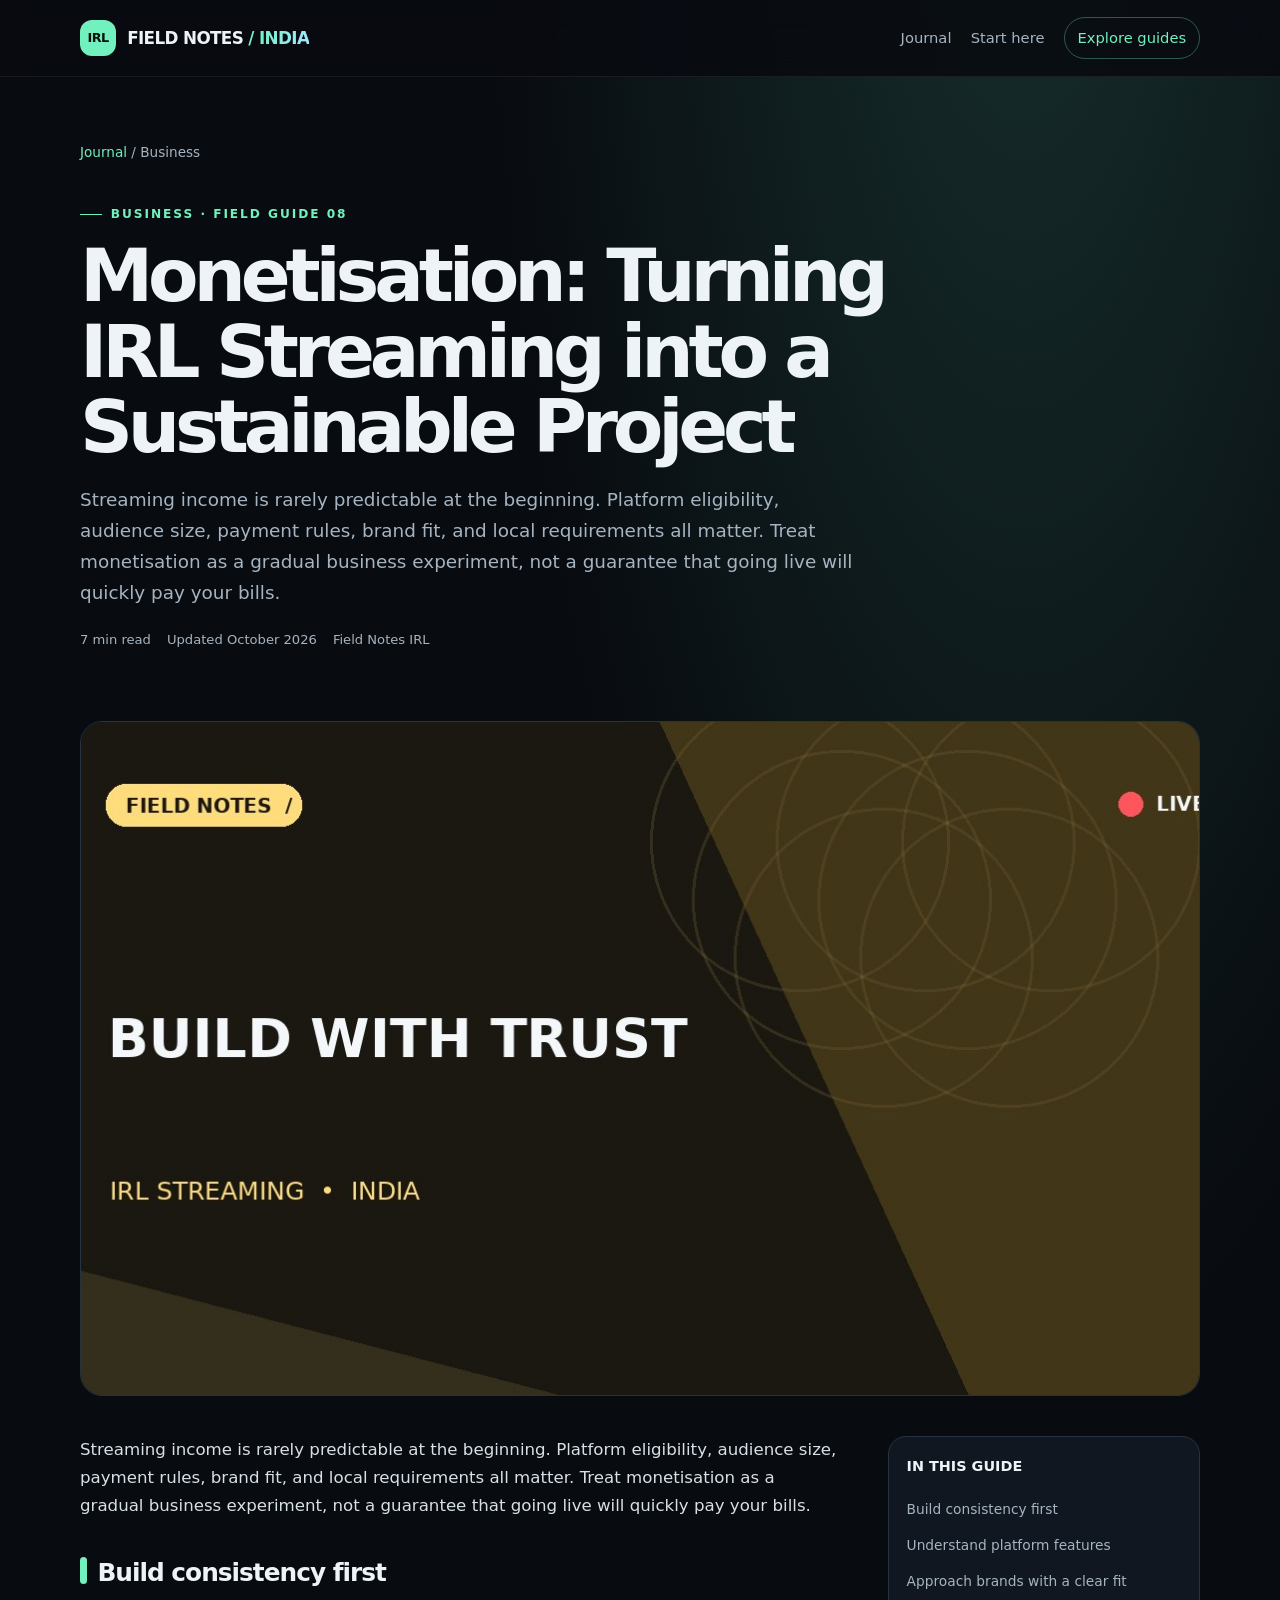
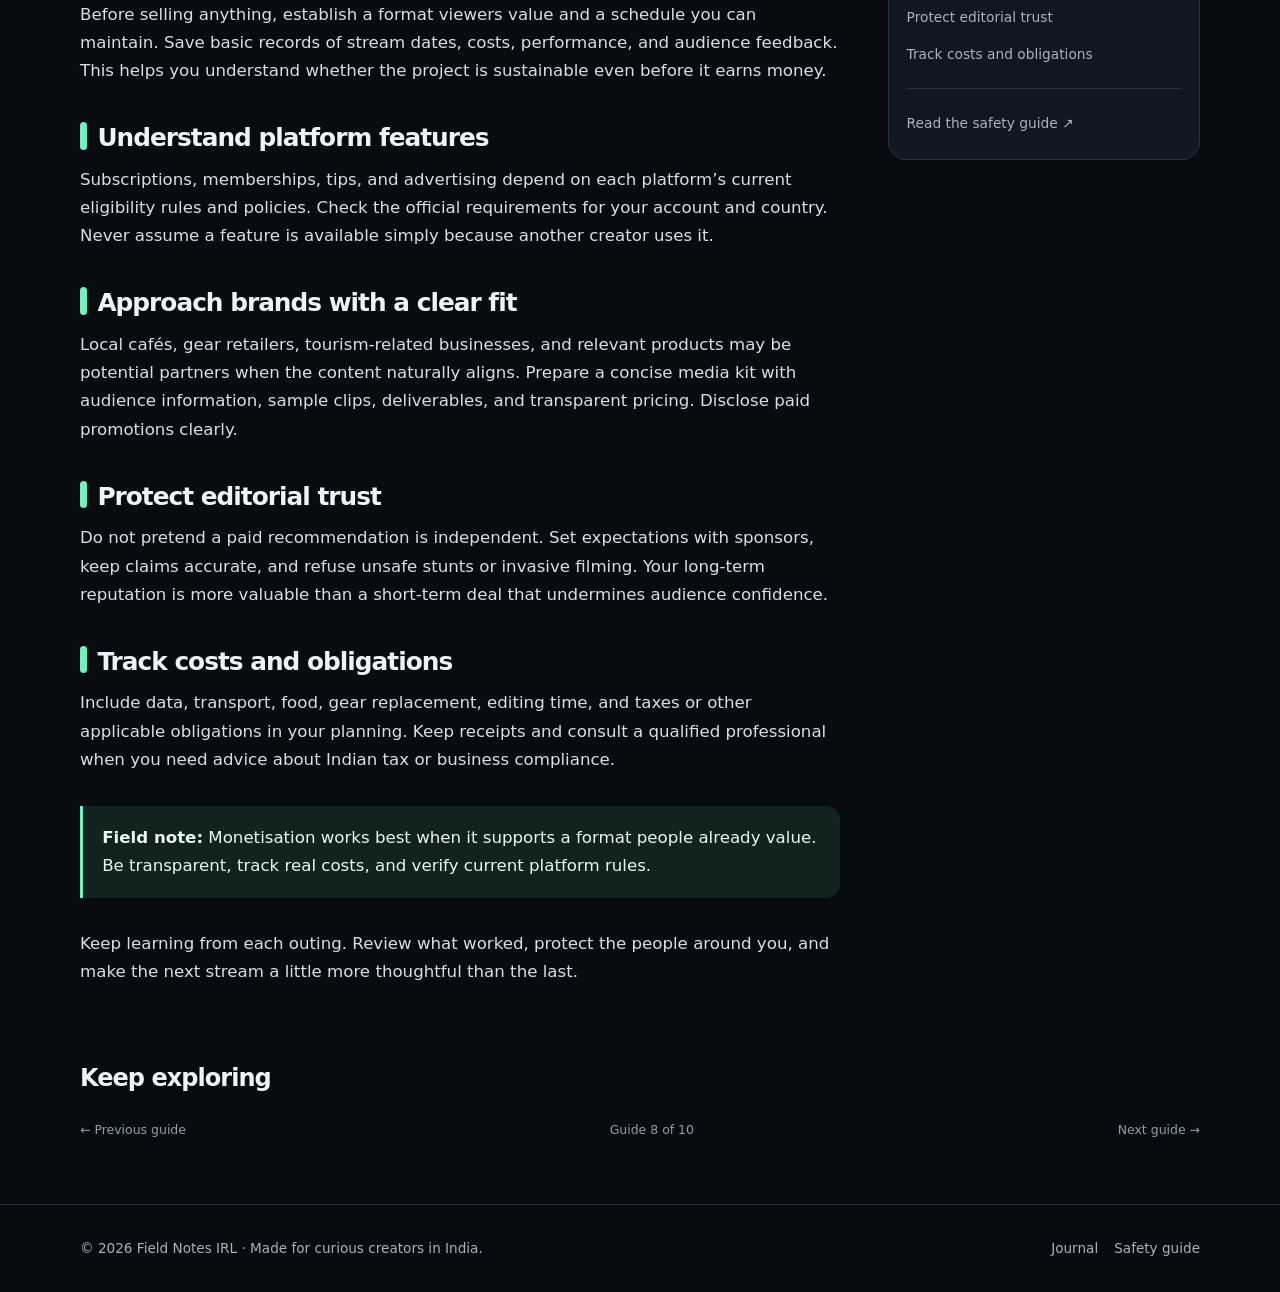
<file: post-8.html>
<!doctype html>
<html lang="en">
<head>
  <meta charset="utf-8">
  <meta name="viewport" content="width=device-width, initial-scale=1">
  <meta name="theme-color" content="#080b10">
  <title>Monetisation: Turning IRL Streaming into a Sustainable Project | Field Notes IRL</title>
  <meta name="description" content="Explore realistic IRL streaming monetisation paths, from platform features and memberships to brand partnerships, while protecting audience trust.">
  <link rel="canonical" href="https://YOUR-SITE.vercel.app/post-8.html">
  <link rel="icon" type="image/svg+xml" href="favicon.svg">
  <meta property="og:type" content="article">
  <meta property="og:site_name" content="Field Notes IRL">
  <meta property="og:title" content="Monetisation: Turning IRL Streaming into a Sustainable Project | Field Notes IRL">
  <meta property="og:description" content="Explore realistic IRL streaming monetisation paths, from platform features and memberships to brand partnerships, while protecting audience trust.">
  <meta property="og:url" content="https://YOUR-SITE.vercel.app/post-8.html">
  <meta property="og:image" content="https://YOUR-SITE.vercel.app/post-8.jpg">
  <meta name="twitter:card" content="summary_large_image">
  <meta name="twitter:title" content="Monetisation: Turning IRL Streaming into a Sustainable Project | Field Notes IRL">
  <meta name="twitter:description" content="Explore realistic IRL streaming monetisation paths, from platform features and memberships to brand partnerships, while protecting audience trust.">
  <link rel="stylesheet" href="style.css">
</head>
<body>
<a class="skip-link" href="#main">Skip to content</a>
<header class="site-header"><div class="wrap nav">
  <a class="brand" href="index.html" aria-label="Field Notes IRL home"><span class="brand-mark">IRL</span><span>FIELD NOTES <span class="gradient">/ INDIA</span></span></a>
  <nav class="nav-links" aria-label="Main navigation"><a href="index.html">Journal</a><a class="hide-mobile" href="index.html#start-here">Start here</a><a class="pill" href="index.html#guides">Explore guides</a></nav>
</div></header>
<main id="main" class="wrap">
  <header class="article-hero">
    <div class="breadcrumbs"><a href="index.html">Journal</a> / Business</div>
    <div class="eyebrow">BUSINESS · FIELD GUIDE 08</div>
    <h1>Monetisation: Turning IRL Streaming into a Sustainable Project</h1>
    <p class="article-deck">Streaming income is rarely predictable at the beginning. Platform eligibility, audience size, payment rules, brand fit, and local requirements all matter. Treat monetisation as a gradual business experiment, not a guarantee that going live will quickly pay your bills.</p>
    <div class="article-meta"><span>7 min read</span><span>Updated October 2026</span><span>Field Notes IRL</span></div>
  </header>
  <img class="article-cover" src="post-8.jpg" alt="Build With Trust — original editorial cover art" width="1200" height="675">
  <div class="article-layout">
    <article class="article-content">
      <p>Streaming income is rarely predictable at the beginning. Platform eligibility, audience size, payment rules, brand fit, and local requirements all matter. Treat monetisation as a gradual business experiment, not a guarantee that going live will quickly pay your bills.</p>
      <section id="section-1">
        <h2>Build consistency first</h2>
        <p>Before selling anything, establish a format viewers value and a schedule you can maintain. Save basic records of stream dates, costs, performance, and audience feedback. This helps you understand whether the project is sustainable even before it earns money.</p>
      </section>
      <section id="section-2">
        <h2>Understand platform features</h2>
        <p>Subscriptions, memberships, tips, and advertising depend on each platform’s current eligibility rules and policies. Check the official requirements for your account and country. Never assume a feature is available simply because another creator uses it.</p>
      </section>
      <section id="section-3">
        <h2>Approach brands with a clear fit</h2>
        <p>Local cafés, gear retailers, tourism-related businesses, and relevant products may be potential partners when the content naturally aligns. Prepare a concise media kit with audience information, sample clips, deliverables, and transparent pricing. Disclose paid promotions clearly.</p>
      </section>
      <section id="section-4">
        <h2>Protect editorial trust</h2>
        <p>Do not pretend a paid recommendation is independent. Set expectations with sponsors, keep claims accurate, and refuse unsafe stunts or invasive filming. Your long-term reputation is more valuable than a short-term deal that undermines audience confidence.</p>
      </section>
      <section id="section-5">
        <h2>Track costs and obligations</h2>
        <p>Include data, transport, food, gear replacement, editing time, and taxes or other applicable obligations in your planning. Keep receipts and consult a qualified professional when you need advice about Indian tax or business compliance.</p>
      </section>
      <div class="takeaway"><strong>Field note:</strong> Monetisation works best when it supports a format people already value. Be transparent, track real costs, and verify current platform rules.</div>
      <p>Keep learning from each outing. Review what worked, protect the people around you, and make the next stream a little more thoughtful than the last.</p>
    </article>
    <aside class="article-aside"><h2>IN THIS GUIDE</h2><nav aria-label="Article contents"><a href="#section-1">Build consistency first</a>
<a href="#section-2">Understand platform features</a>
<a href="#section-3">Approach brands with a clear fit</a>
<a href="#section-4">Protect editorial trust</a>
<a href="#section-5">Track costs and obligations</a></nav><hr style="border:0;border-top:1px solid var(--line);margin:1rem 0"><a href="post-5.html">Read the safety guide ↗</a></aside>
  </div>
  <section class="more-reading"><h2>Keep exploring</h2><div class="card-bottom"><a href="post-7.html">← Previous guide</a><span>Guide 8 of 10</span><a href="post-9.html">Next guide →</a></div></section>
</main>
<footer class="site-footer"><div class="wrap footer-inner">
  <div>© 2026 Field Notes IRL · Made for curious creators in India.</div>
  <div class="footer-links"><a href="index.html">Journal</a><a href="post-5.html">Safety guide</a></div>
</div></footer>
</body></html>
</file>
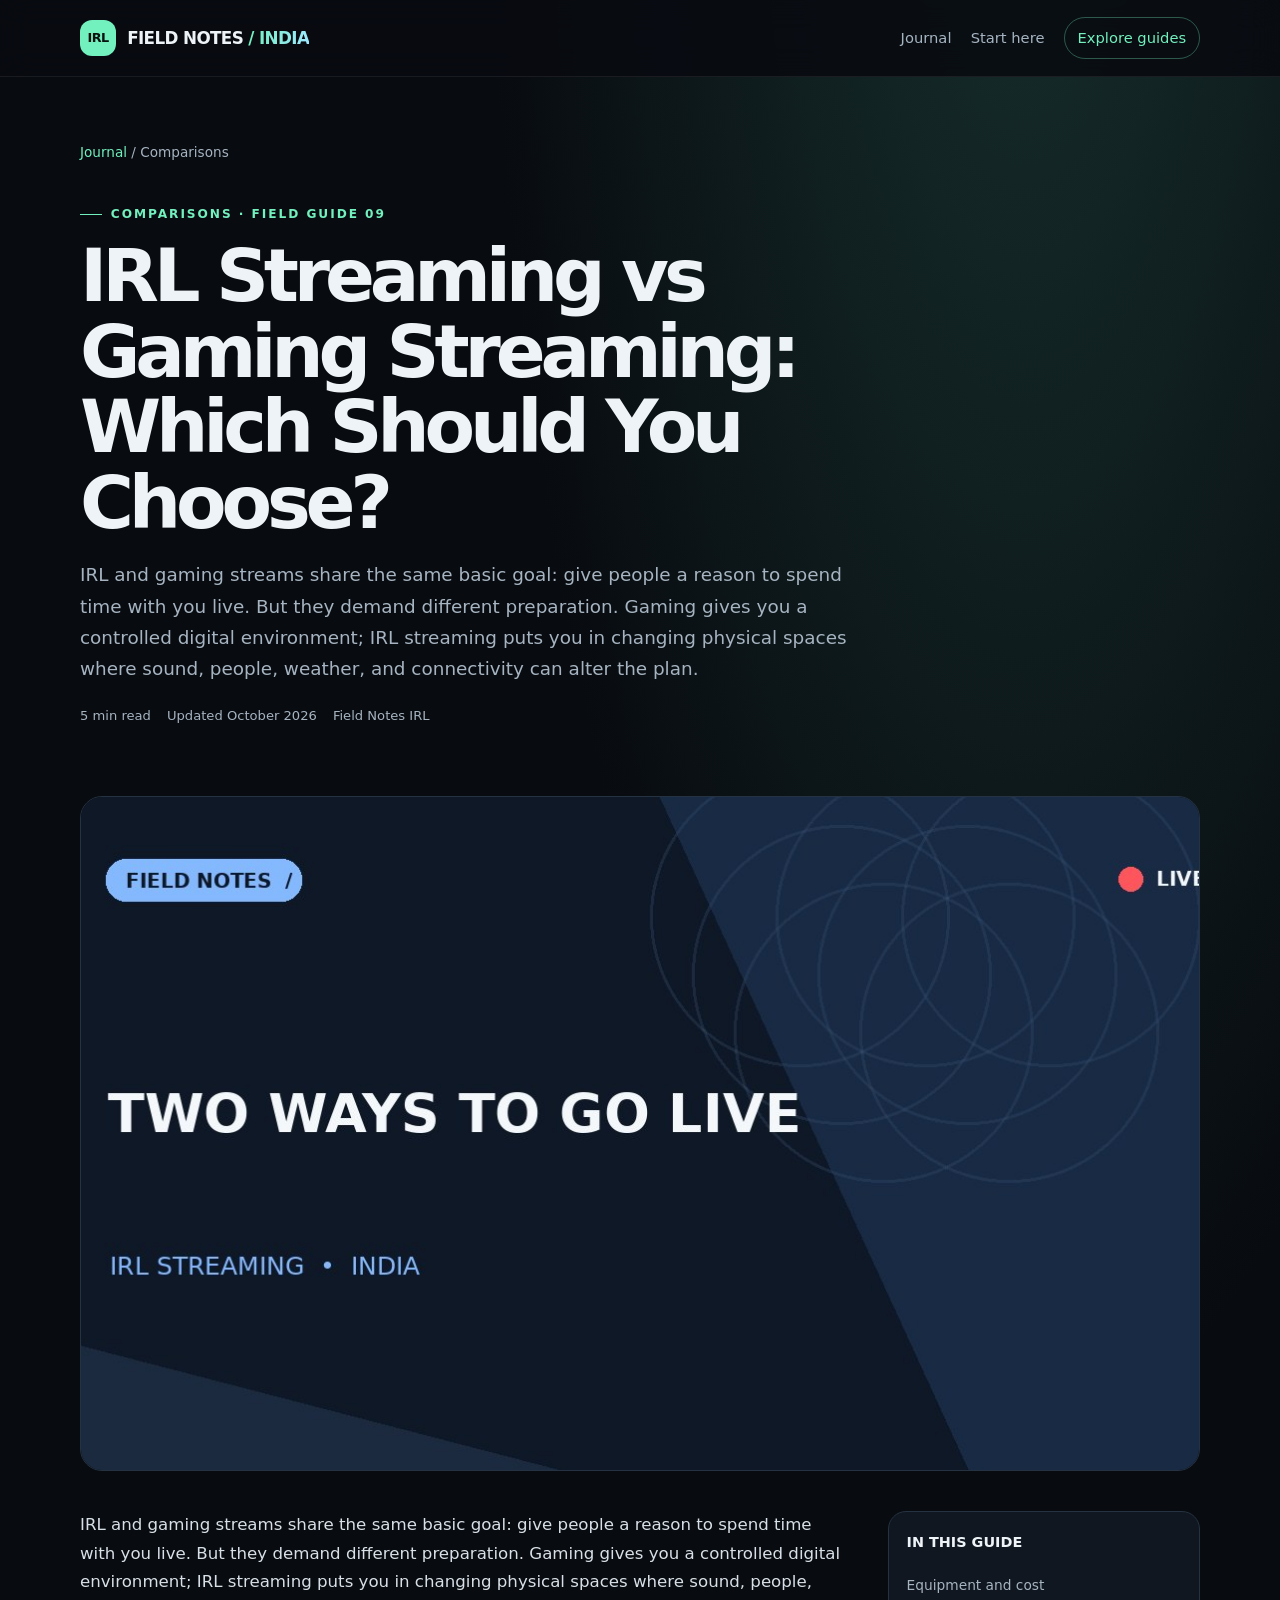
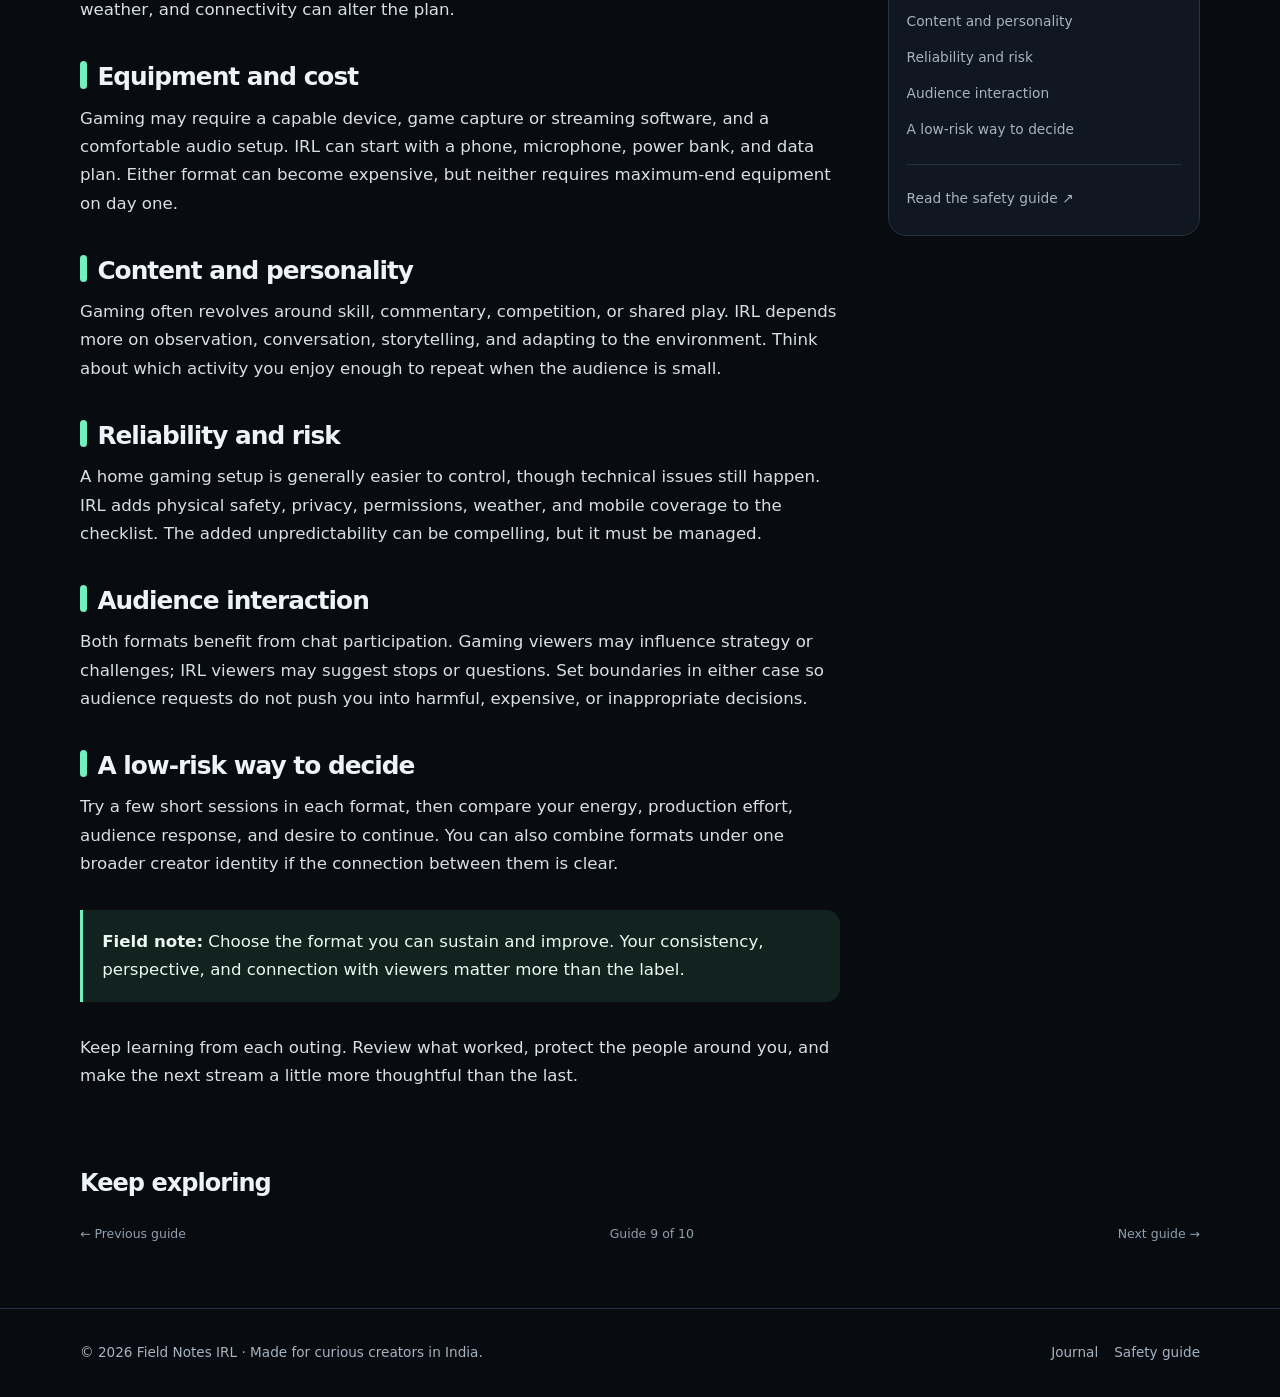
<file: post-9.html>
<!doctype html>
<html lang="en">
<head>
  <meta charset="utf-8">
  <meta name="viewport" content="width=device-width, initial-scale=1">
  <meta name="theme-color" content="#080b10">
  <title>IRL Streaming vs Gaming Streaming: Which Should You Choose? | Field Notes IRL</title>
  <meta name="description" content="Compare IRL and gaming streaming by equipment, production demands, content style, safety, audience interaction, and how to choose your starting format.">
  <link rel="canonical" href="https://YOUR-SITE.vercel.app/post-9.html">
  <link rel="icon" type="image/svg+xml" href="favicon.svg">
  <meta property="og:type" content="article">
  <meta property="og:site_name" content="Field Notes IRL">
  <meta property="og:title" content="IRL Streaming vs Gaming Streaming: Which Should You Choose? | Field Notes IRL">
  <meta property="og:description" content="Compare IRL and gaming streaming by equipment, production demands, content style, safety, audience interaction, and how to choose your starting format.">
  <meta property="og:url" content="https://YOUR-SITE.vercel.app/post-9.html">
  <meta property="og:image" content="https://YOUR-SITE.vercel.app/post-9.jpg">
  <meta name="twitter:card" content="summary_large_image">
  <meta name="twitter:title" content="IRL Streaming vs Gaming Streaming: Which Should You Choose? | Field Notes IRL">
  <meta name="twitter:description" content="Compare IRL and gaming streaming by equipment, production demands, content style, safety, audience interaction, and how to choose your starting format.">
  <link rel="stylesheet" href="style.css">
</head>
<body>
<a class="skip-link" href="#main">Skip to content</a>
<header class="site-header"><div class="wrap nav">
  <a class="brand" href="index.html" aria-label="Field Notes IRL home"><span class="brand-mark">IRL</span><span>FIELD NOTES <span class="gradient">/ INDIA</span></span></a>
  <nav class="nav-links" aria-label="Main navigation"><a href="index.html">Journal</a><a class="hide-mobile" href="index.html#start-here">Start here</a><a class="pill" href="index.html#guides">Explore guides</a></nav>
</div></header>
<main id="main" class="wrap">
  <header class="article-hero">
    <div class="breadcrumbs"><a href="index.html">Journal</a> / Comparisons</div>
    <div class="eyebrow">COMPARISONS · FIELD GUIDE 09</div>
    <h1>IRL Streaming vs Gaming Streaming: Which Should You Choose?</h1>
    <p class="article-deck">IRL and gaming streams share the same basic goal: give people a reason to spend time with you live. But they demand different preparation. Gaming gives you a controlled digital environment; IRL streaming puts you in changing physical spaces where sound, people, weather, and connectivity can alter the plan.</p>
    <div class="article-meta"><span>5 min read</span><span>Updated October 2026</span><span>Field Notes IRL</span></div>
  </header>
  <img class="article-cover" src="post-9.jpg" alt="Two Ways To Go Live — original editorial cover art" width="1200" height="675">
  <div class="article-layout">
    <article class="article-content">
      <p>IRL and gaming streams share the same basic goal: give people a reason to spend time with you live. But they demand different preparation. Gaming gives you a controlled digital environment; IRL streaming puts you in changing physical spaces where sound, people, weather, and connectivity can alter the plan.</p>
      <section id="section-1">
        <h2>Equipment and cost</h2>
        <p>Gaming may require a capable device, game capture or streaming software, and a comfortable audio setup. IRL can start with a phone, microphone, power bank, and data plan. Either format can become expensive, but neither requires maximum-end equipment on day one.</p>
      </section>
      <section id="section-2">
        <h2>Content and personality</h2>
        <p>Gaming often revolves around skill, commentary, competition, or shared play. IRL depends more on observation, conversation, storytelling, and adapting to the environment. Think about which activity you enjoy enough to repeat when the audience is small.</p>
      </section>
      <section id="section-3">
        <h2>Reliability and risk</h2>
        <p>A home gaming setup is generally easier to control, though technical issues still happen. IRL adds physical safety, privacy, permissions, weather, and mobile coverage to the checklist. The added unpredictability can be compelling, but it must be managed.</p>
      </section>
      <section id="section-4">
        <h2>Audience interaction</h2>
        <p>Both formats benefit from chat participation. Gaming viewers may influence strategy or challenges; IRL viewers may suggest stops or questions. Set boundaries in either case so audience requests do not push you into harmful, expensive, or inappropriate decisions.</p>
      </section>
      <section id="section-5">
        <h2>A low-risk way to decide</h2>
        <p>Try a few short sessions in each format, then compare your energy, production effort, audience response, and desire to continue. You can also combine formats under one broader creator identity if the connection between them is clear.</p>
      </section>
      <div class="takeaway"><strong>Field note:</strong> Choose the format you can sustain and improve. Your consistency, perspective, and connection with viewers matter more than the label.</div>
      <p>Keep learning from each outing. Review what worked, protect the people around you, and make the next stream a little more thoughtful than the last.</p>
    </article>
    <aside class="article-aside"><h2>IN THIS GUIDE</h2><nav aria-label="Article contents"><a href="#section-1">Equipment and cost</a>
<a href="#section-2">Content and personality</a>
<a href="#section-3">Reliability and risk</a>
<a href="#section-4">Audience interaction</a>
<a href="#section-5">A low-risk way to decide</a></nav><hr style="border:0;border-top:1px solid var(--line);margin:1rem 0"><a href="post-5.html">Read the safety guide ↗</a></aside>
  </div>
  <section class="more-reading"><h2>Keep exploring</h2><div class="card-bottom"><a href="post-8.html">← Previous guide</a><span>Guide 9 of 10</span><a href="post-10.html">Next guide →</a></div></section>
</main>
<footer class="site-footer"><div class="wrap footer-inner">
  <div>© 2026 Field Notes IRL · Made for curious creators in India.</div>
  <div class="footer-links"><a href="index.html">Journal</a><a href="post-5.html">Safety guide</a></div>
</div></footer>
</body></html>
</file>
<file: style.css>
:root{color-scheme:dark;--bg:#080b10;--panel:#101720;--panel2:#141e29;--text:#edf3f7;--muted:#a6b4c1;--line:#253241;--accent:#72f0bd;--accent2:#9ee8ff;--max:1120px}
*{box-sizing:border-box}html{scroll-behavior:smooth}body{margin:0;background:radial-gradient(ellipse at 80% -10%,#17302d 0,transparent 34rem),var(--bg);color:var(--text);font-family:Inter,ui-sans-serif,system-ui,-apple-system,BlinkMacSystemFont,"Segoe UI",sans-serif;line-height:1.7}
a{color:inherit;text-decoration:none}a:focus-visible,button:focus-visible{outline:3px solid var(--accent2);outline-offset:4px}.skip-link{position:absolute;left:-9999px;top:1rem;background:var(--accent);color:#07110e;padding:.7rem 1rem;z-index:20}.skip-link:focus{left:1rem}
.wrap{width:min(var(--max),calc(100% - 2.25rem));margin-inline:auto}.site-header{border-bottom:1px solid #ffffff12;background:#080b10df;backdrop-filter:blur(16px);position:sticky;top:0;z-index:10}.nav{min-height:76px;display:flex;align-items:center;justify-content:space-between;gap:1.25rem}.brand{display:flex;align-items:center;gap:.7rem;font-weight:800;letter-spacing:-.04em}.brand-mark{display:grid;place-items:center;width:36px;height:36px;border-radius:12px;background:var(--accent);color:#07110e;font-size:.8rem;font-weight:900}.brand span:last-child{font-size:1.05rem}.nav-links{display:flex;align-items:center;gap:1.2rem;color:var(--muted);font-size:.92rem}.nav-links a:hover,.text-link:hover{color:var(--accent)}.pill{border:1px solid #72f0bd55;padding:.45rem .8rem;border-radius:999px;color:var(--accent)}
.hero{padding:5.5rem 0 4rem}.eyebrow{display:inline-flex;align-items:center;gap:.55rem;color:var(--accent);font-size:.76rem;letter-spacing:.16em;text-transform:uppercase;font-weight:800}.eyebrow:before{content:"";width:22px;height:1px;background:currentColor}.hero h1{max-width:850px;font-size:clamp(2.7rem,7vw,5.8rem);line-height:.99;letter-spacing:-.075em;margin:1.15rem 0 1.3rem}.gradient{background:linear-gradient(100deg,var(--accent),var(--accent2));color:transparent;background-clip:text;-webkit-background-clip:text}.hero-copy{max-width:690px;color:var(--muted);font-size:clamp(1.02rem,2vw,1.2rem)}.hero-meta{display:flex;flex-wrap:wrap;gap:.7rem;margin-top:1.7rem}.meta-chip{border:1px solid var(--line);border-radius:999px;padding:.4rem .75rem;color:#c1ced8;font-size:.8rem}
.section-head{display:flex;align-items:end;justify-content:space-between;gap:1rem;margin:1rem 0 1.4rem}.section-head h2{font-size:clamp(1.65rem,4vw,2.3rem);letter-spacing:-.05em;margin:0}.section-head p{margin:0;color:var(--muted);font-size:.9rem}.post-grid{display:grid;grid-template-columns:repeat(3,minmax(0,1fr));gap:1.15rem;padding-bottom:5rem}.post-card{min-width:0;border:1px solid var(--line);border-radius:20px;overflow:hidden;background:linear-gradient(150deg,#121a24,#0d1219);transition:transform .22s ease,border-color .22s ease}.post-card:hover{transform:translateY(-4px);border-color:#72f0bd75}.cover{display:block;width:100%;aspect-ratio:16/9;object-fit:cover;background:var(--panel2)}.card-body{padding:1.2rem}.category{font-size:.7rem;font-weight:800;letter-spacing:.12em;color:var(--accent);text-transform:uppercase}.post-card h3{font-size:1.15rem;line-height:1.35;letter-spacing:-.025em;margin:.65rem 0 .7rem}.post-card p{color:var(--muted);font-size:.9rem;margin:0 0 1rem}.card-bottom{display:flex;justify-content:space-between;gap:.8rem;align-items:center;color:#8fa0ae;font-size:.78rem}.text-link{color:var(--accent);font-weight:750}
.newsletter{display:flex;justify-content:space-between;align-items:center;gap:2rem;border:1px solid #72f0bd38;border-radius:24px;padding:2rem;background:linear-gradient(120deg,#11251f,#111922);margin:0 0 5rem}.newsletter h2{margin:0 0 .35rem;letter-spacing:-.04em}.newsletter p{margin:0;color:var(--muted);max-width:650px}.newsletter .tag{white-space:nowrap;color:var(--accent);font-weight:800}
.site-footer{border-top:1px solid var(--line);padding:2rem 0;color:var(--muted);font-size:.85rem}.footer-inner{display:flex;justify-content:space-between;gap:1rem;align-items:center}.footer-links{display:flex;gap:1rem}
.article-hero{padding:4rem 0 2rem;max-width:900px}.breadcrumbs{font-size:.85rem;color:var(--muted);margin-bottom:2rem}.breadcrumbs a{color:var(--accent)}.article-hero h1{font-size:clamp(2.35rem,6vw,4.6rem);line-height:1.03;letter-spacing:-.07em;margin:.8rem 0 1rem}.article-deck{font-size:1.15rem;color:var(--muted);max-width:780px}.article-meta{display:flex;gap:1rem;flex-wrap:wrap;color:#a6b4c1;font-size:.82rem;margin:1.3rem 0}.article-cover{display:block;width:100%;aspect-ratio:16/7;object-fit:cover;border:1px solid var(--line);border-radius:22px;margin:1rem 0 2.5rem}.article-layout{display:grid;grid-template-columns:minmax(0,760px) minmax(180px,1fr);gap:3rem;align-items:start}.article-content{font-size:1.04rem;color:#d8e0e7}.article-content p{margin:0 0 1.25rem}.article-content h2{font-size:1.55rem;letter-spacing:-.04em;line-height:1.25;color:var(--text);margin:2.3rem 0 .7rem}.article-content h2:before{content:"";display:inline-block;width:7px;height:1.1em;background:var(--accent);border-radius:6px;margin-right:.65rem;vertical-align:-.12em}.takeaway{border-left:3px solid var(--accent);padding:1.1rem 1.2rem;background:#12221e;border-radius:0 14px 14px 0;margin:2rem 0;color:#eaf8f1}.article-aside{position:sticky;top:105px;border:1px solid var(--line);border-radius:18px;padding:1.1rem;background:var(--panel)}.article-aside h2{font-size:.9rem;margin:0 0 .8rem}.article-aside a{display:block;color:var(--muted);font-size:.86rem;padding:.4rem 0}.article-aside a:hover{color:var(--accent)}.more-reading{padding:2rem 0 4rem}.more-reading h2{letter-spacing:-.04em}
@media(max-width:850px){.post-grid{grid-template-columns:repeat(2,minmax(0,1fr))}.article-layout{grid-template-columns:1fr;gap:1rem}.article-aside{position:static;order:-1}.article-aside nav{display:grid;grid-template-columns:repeat(2,minmax(0,1fr));gap:0 1rem}.newsletter{align-items:flex-start;flex-direction:column}.newsletter .tag{white-space:normal}}
@media(max-width:560px){.wrap{width:min(var(--max),calc(100% - 1.25rem))}.nav{min-height:66px}.nav-links{gap:.7rem;font-size:.82rem}.nav-links .hide-mobile{display:none}.hero{padding:4rem 0 3rem}.post-grid{grid-template-columns:1fr;gap:1rem}.post-card{border-radius:17px}.card-body{padding:1rem}.section-head{align-items:flex-start;flex-direction:column}.newsletter{padding:1.3rem;border-radius:18px}.footer-inner{align-items:flex-start;flex-direction:column}.article-hero{padding:2.8rem 0 1.5rem}.article-cover{border-radius:16px}.article-content{font-size:1rem}.article-aside nav{grid-template-columns:1fr 1fr}}
@media(prefers-reduced-motion:reduce){html{scroll-behavior:auto}*,*::before,*::after{transition:none!important;animation:none!important}}
</file>
